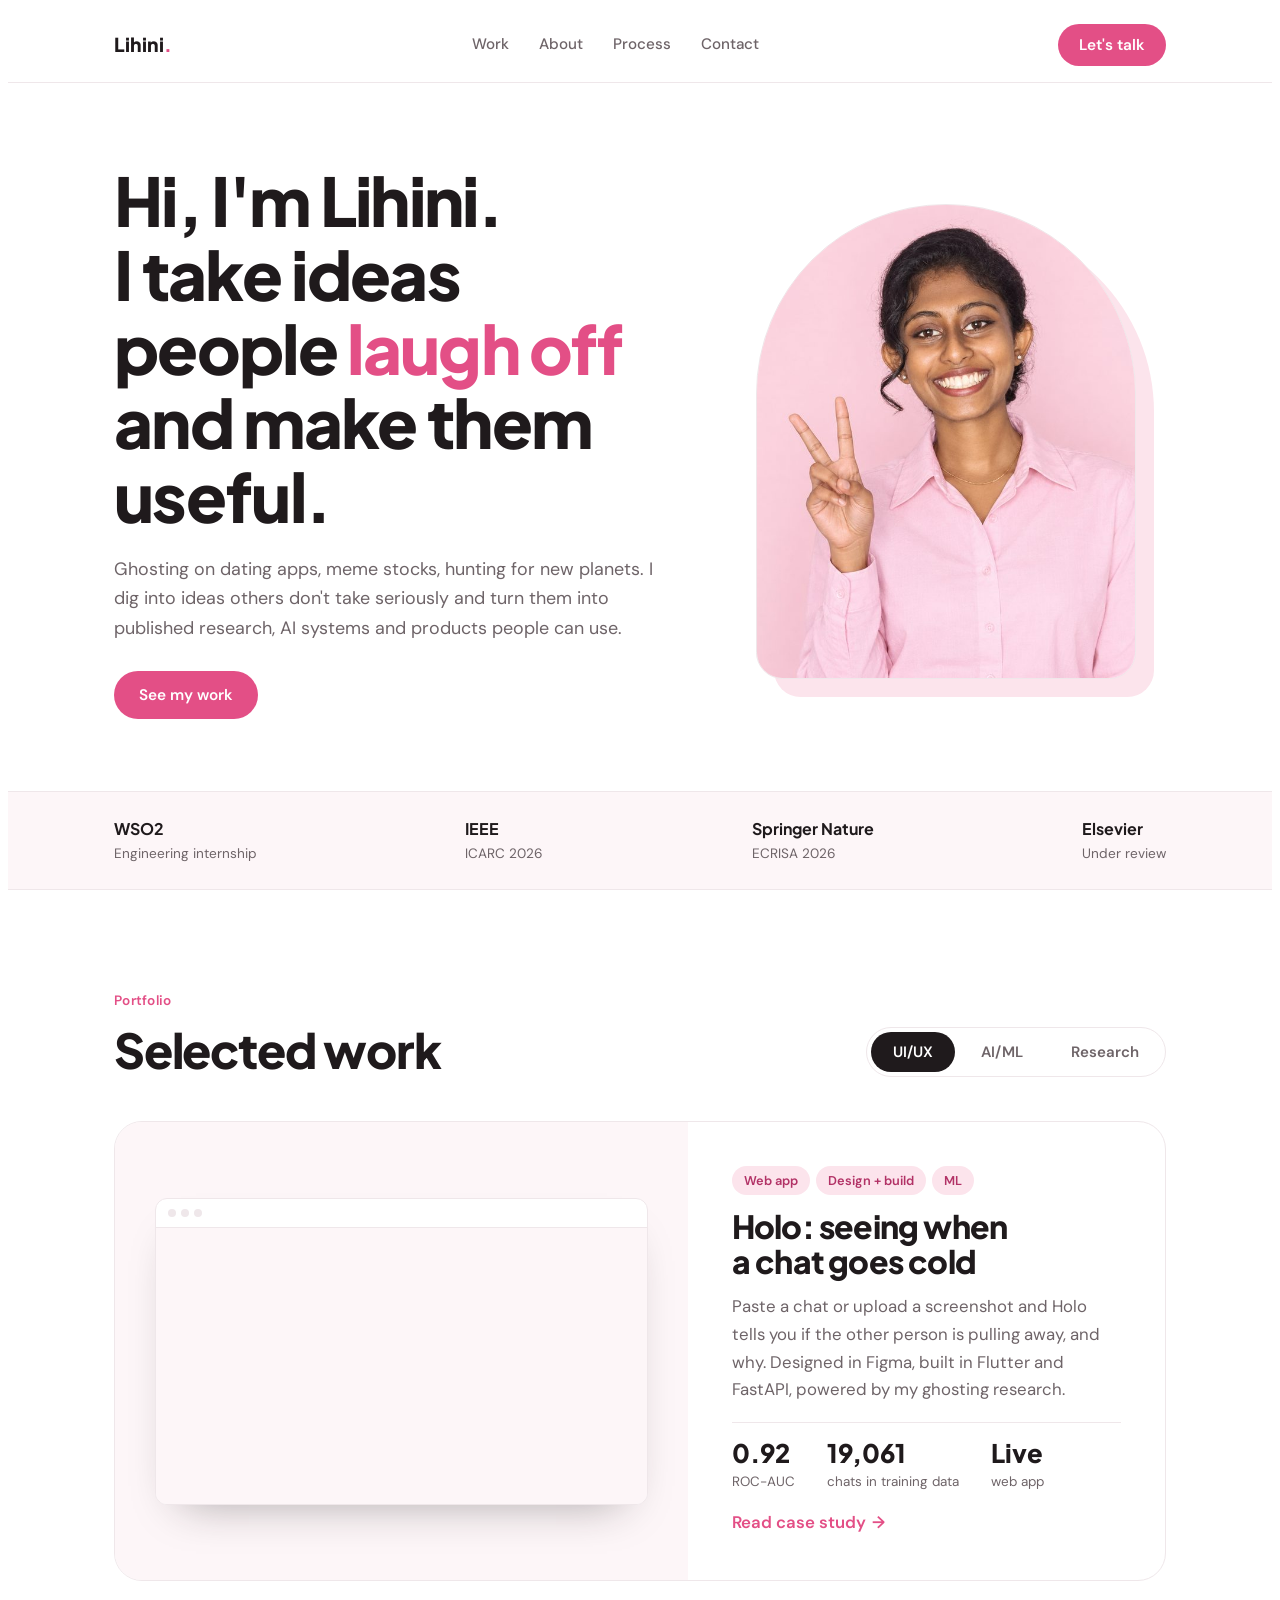
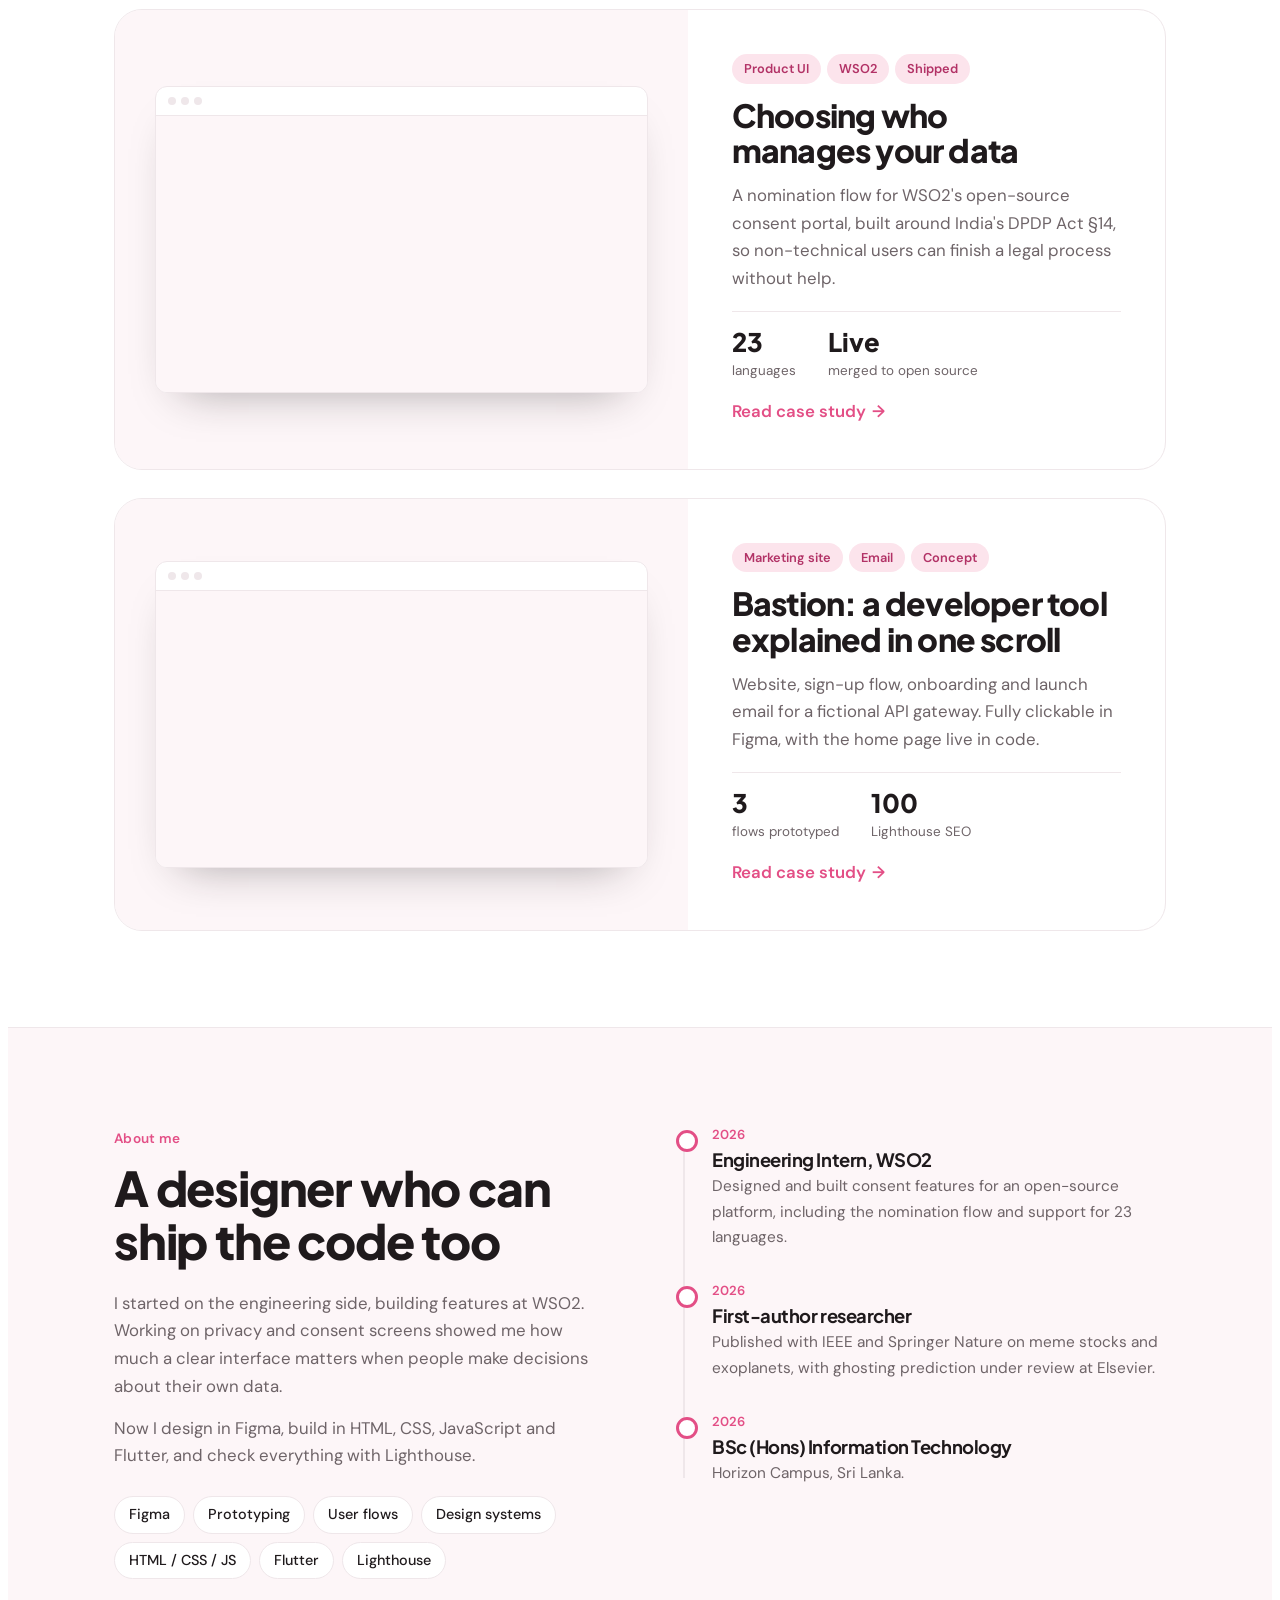
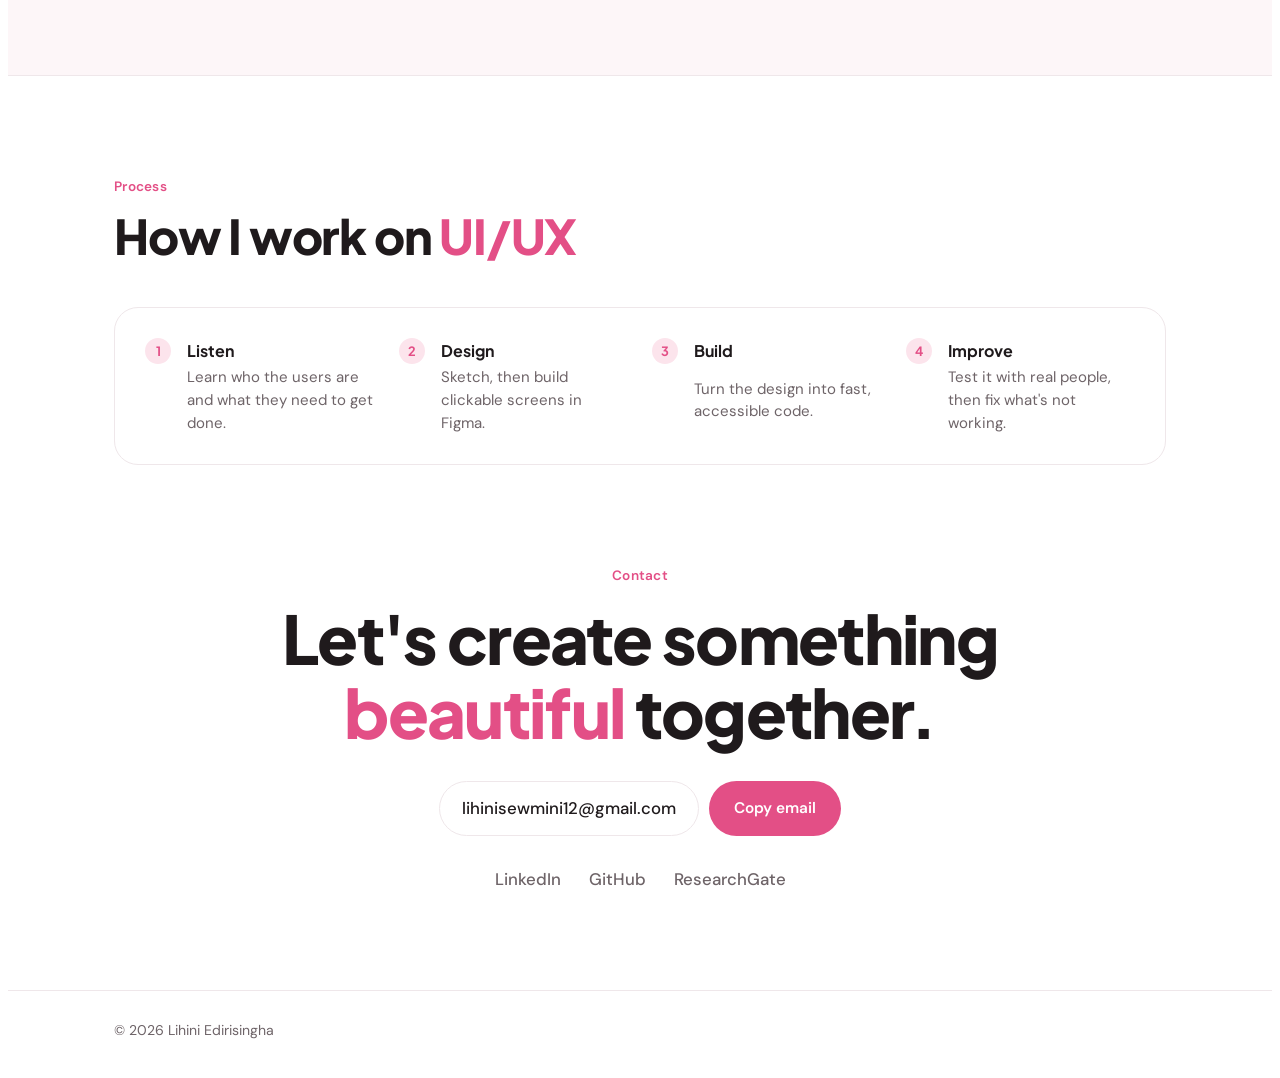
<file: index.html>
<!doctype html>
<html lang="en">
<head>
<meta charset="utf-8">
<meta name="viewport" content="width=device-width, initial-scale=1">
<title>Lihini Edirisingha | UI/UX, AI/ML and Research</title>
<meta name="description" content="Lihini Edirisingha takes ideas people laugh off and makes them useful, across UI/UX design, AI/ML and published research.">
<meta property="og:title" content="Lihini Edirisingha | UI/UX, AI/ML and Research">
<meta property="og:description" content="Portfolio of Lihini Edirisingha: UI/UX design, AI/ML projects and published research.">
<meta property="og:image" content="images/photo.jpg">
<script type="application/ld+json">
{"@context":"https://schema.org","@type":"Person","name":"Lihini Edirisingha","jobTitle":"UI/UX Designer","address":{"@type":"PostalAddress","addressLocality":"Colombo","addressCountry":"LK"},"sameAs":["https://www.linkedin.com/in/lihini-edirisingha-a54799202","https://github.com/Lihini0202","https://www.researchgate.net/profile/Lihini-Edirisingha-4"]}
</script>

<link rel="preconnect" href="https://fonts.googleapis.com">
<link rel="preconnect" href="https://fonts.gstatic.com" crossorigin>
<link href="https://fonts.googleapis.com/css2?family=Plus+Jakarta+Sans:wght@500;600;700;800&family=DM+Sans:opsz,wght@9..40,400;9..40,500;9..40,600&display=swap" rel="stylesheet">
<style>
  /* Layout: clean white page, pink used only as an accent; hero with photo, tabbed work, about with timeline. Light theme only. */
  :root {
    color-scheme: light;
    --bg: #FFFFFF;
    --soft: #FDF6F8;
    --pink: #E34F86;
    --pink-light: #FCE4EC;
    --ink: #1F1A1C;
    --muted: #6E6468;
    --line: #EFE7EA;
    --font-display: "Plus Jakarta Sans", "Helvetica Neue", Arial, sans-serif;
    --font-body: "DM Sans", "Helvetica Neue", Arial, sans-serif;
    --wrap: 1100px;
  }
  * { box-sizing: border-box; }
  [hidden] { display: none !important; }
  body { background: var(--bg); color: var(--ink); font-family: var(--font-body); font-size: 1.05rem; line-height: 1.65; -webkit-font-smoothing: antialiased; }
  .wrap { max-width: var(--wrap); margin: 0 auto; padding-inline: 24px; }
  h1, h2, h3 { font-family: var(--font-display); letter-spacing: -0.025em; line-height: 1.1; margin: 0; text-wrap: balance; }
  p { margin: 0; }
  a { color: inherit; }
  :focus-visible { outline: 3px solid var(--pink); outline-offset: 3px; border-radius: 8px; }
  .kicker { display: inline-flex; align-items: center; gap: 8px; font-size: .85rem; font-weight: 600; color: var(--pink); letter-spacing: .02em; }

  .btn { display: inline-flex; align-items: center; gap: 8px; padding: 13px 24px; border-radius: 999px; font: 600 .96rem var(--font-body); text-decoration: none; border: 1.5px solid transparent; cursor: pointer; transition: background .2s, color .2s, border-color .2s; }
  .btn-pink { background: var(--pink); color: #fff; }
  .btn-pink:hover { background: #C93A70; }
  .btn-line { border-color: var(--line); color: var(--ink); background: #fff; }
  .btn-line:hover { border-color: var(--ink); }

  /* Nav */
  .nav { position: sticky; top: env(safe-area-inset-top, 0px); z-index: 20; background: rgba(255,255,255,.9); backdrop-filter: blur(12px); -webkit-backdrop-filter: blur(12px); border-bottom: 1px solid var(--line); }
  .nav .wrap { display: flex; align-items: center; justify-content: space-between; gap: 16px; padding-block: 16px; }
  .logo { font-family: var(--font-display); font-weight: 800; font-size: 1.2rem; text-decoration: none; }
  .logo span { color: var(--pink); }
  .nav ul { display: flex; gap: 30px; list-style: none; margin: 0; padding: 0; font-size: .95rem; font-weight: 500; }
  .nav ul a { text-decoration: none; color: var(--muted); }
  .nav ul a:hover { color: var(--ink); }
  .nav .btn { padding: 10px 20px; }

  /* Hero */
  .hero { padding-block: 80px 72px; }
  .hero .wrap { display: grid; grid-template-columns: 1.25fr 1fr; gap: 64px; align-items: center; }
  .hero-text { min-width: 0; display: grid; gap: 22px; }
  .hero h1 { font-size: clamp(2.5rem, 5.6vw, 4.2rem); font-weight: 800; }
  .hero h1 span { color: var(--pink); }
  .story { color: var(--muted); font-size: 1.12rem; max-width: 46ch; }
  .hero .intro { color: var(--muted); font-size: 1.15rem; max-width: 46ch; }
  .actions { display: flex; flex-wrap: wrap; gap: 12px; margin-top: 6px; }
  .avail { display: inline-flex; align-items: center; gap: 10px; font-size: .9rem; color: var(--muted); }
  .avail i { width: 8px; height: 8px; border-radius: 50%; background: #2DB37A; box-shadow: 0 0 0 4px #DDF4EA; }

  .photo-wrap { position: relative; justify-self: center; width: 100%; max-width: 380px; }
  .photo-wrap::before { content: ""; position: absolute; inset: 18px -18px -18px 18px; border-radius: 200px 200px 28px 28px; background: var(--pink-light); }
  .photo { position: relative; aspect-ratio: 4 / 5; max-width: 100%; border-radius: 200px 200px 28px 28px; background: var(--soft); border: 1px solid var(--line); display: grid; place-items: center; overflow: hidden; }
  .photo svg { width: 60%; height: auto; }
  .photo small { position: absolute; bottom: 16px; font-size: .8rem; color: var(--muted); }
  /* Logos strip */
  .strip { border-block: 1px solid var(--line); background: var(--soft); }
  .strip .wrap { display: flex; flex-wrap: wrap; justify-content: space-between; gap: 14px 32px; padding-block: 24px; }
  .strip div { display: grid; }
  .strip b { font-family: var(--font-display); font-size: 1rem; }
  .strip span { font-size: .85rem; color: var(--muted); }

  /* Sections */
  section { padding-block: 96px; }
  .head { display: flex; justify-content: space-between; align-items: end; flex-wrap: wrap; gap: 24px; margin-bottom: 44px; }
  .head h2 { font-size: clamp(2rem, 4.2vw, 3rem); font-weight: 800; margin-top: 10px; }

  .tabs { display: inline-flex; gap: 4px; padding: 4px; border: 1px solid var(--line); border-radius: 999px; background: #fff; }
  .tab { font: 600 .94rem var(--font-body); color: var(--muted); background: none; border: 0; padding: 10px 22px; border-radius: 999px; cursor: pointer; transition: background .2s, color .2s; }
  .tab[aria-selected="true"] { background: var(--ink); color: #fff; }
  .tab:not([aria-selected="true"]):hover { color: var(--ink); }

  /* Projects */
  .projects { display: grid; gap: 28px; }
  .project { display: grid; grid-template-columns: 1.2fr 1fr; gap: 0; border: 1px solid var(--line); border-radius: 28px; overflow: hidden; text-decoration: none; background: #fff; transition: box-shadow .25s, transform .25s; }
  .project:hover { transform: translateY(-3px); box-shadow: 0 28px 50px -32px rgba(227,79,134,.45); }
  .shot { background: var(--soft); padding: 40px; display: grid; place-items: center; min-height: 340px; position: relative; }
  .shot .tag { position: absolute; top: 16px; left: 16px; font-size: .75rem; color: var(--muted); background: #fff; border: 1px solid var(--line); padding: 3px 10px; border-radius: 999px; }
  .info { padding: 44px; display: grid; gap: 14px; align-content: center; min-width: 0; }
  .chips { display: flex; flex-wrap: wrap; gap: 6px; }
  .chip { font-size: .8rem; font-weight: 600; padding: 4px 12px; border-radius: 999px; background: var(--pink-light); color: #B23266; }
  .info h3 { font-size: clamp(1.5rem, 2.6vw, 2rem); font-weight: 800; }
  .info p { color: var(--muted); }
  .metrics { display: flex; gap: 32px; flex-wrap: wrap; border-top: 1px solid var(--line); padding-top: 16px; margin-top: 4px; }
  .metrics b { display: block; font-family: var(--font-display); font-size: 1.6rem; font-weight: 800; line-height: 1.1; }
  .metrics span { font-size: .84rem; color: var(--muted); }
  .read { font-weight: 600; color: var(--pink); display: inline-flex; gap: 6px; align-items: center; }
  .read i { font-style: normal; transition: transform .2s; }
  .project:hover .read i { transform: translateX(4px); }

  /* Project previews: real screen recordings in a browser frame */
  .browser { width: 100%; background: #fff; border-radius: 12px; overflow: hidden; box-shadow: 0 22px 44px -26px rgba(31,26,28,.4); border: 1px solid var(--line); }
  .bar { display: flex; gap: 5px; padding: 10px 12px; border-bottom: 1px solid var(--line); }
  .bar i { width: 8px; height: 8px; border-radius: 50%; background: var(--line); }
  .browser video { display: block; width: 100%; height: auto; aspect-ratio: 16 / 9; background: var(--soft); }

  /* AI/ML */
  .cards { display: grid; grid-template-columns: repeat(3, 1fr); gap: 20px; }
  .card { border: 1px solid var(--line); border-radius: 24px; padding: 30px; display: grid; gap: 12px; align-content: start; min-width: 0; transition: border-color .2s; }
  .card:hover { border-color: var(--pink); }
  .card h3 { font-size: 1.3rem; font-weight: 700; }
  .card p { color: var(--muted); font-size: .98rem; }
  .card a { font-weight: 600; color: var(--pink); text-decoration: none; }
  .card a:hover { text-decoration: underline; }
  .card .stats { display: flex; gap: 22px; flex-wrap: wrap; border-top: 1px solid var(--line); padding-top: 14px; }
  .card .stats b { display: block; font-family: var(--font-display); font-size: 1.35rem; font-weight: 800; line-height: 1.1; }
  .card .stats span { font-size: .8rem; color: var(--muted); }
  .card .stack { font-size: .85rem; color: var(--muted); }
  .card .links { display: flex; flex-wrap: wrap; gap: 6px 18px; margin-top: 4px; }

  /* Research */
  .papers { list-style: none; margin: 0; padding: 0; border-top: 1px solid var(--line); }
  .paper { display: grid; grid-template-columns: 90px 1fr auto; gap: 6px 28px; padding-block: 28px; border-bottom: 1px solid var(--line); align-items: start; }
  .year { font-family: var(--font-display); font-weight: 700; color: var(--muted); grid-row: span 2; }
  .paper h3 { font-size: 1.25rem; font-weight: 700; min-width: 0; }
  .paper p { color: var(--muted); grid-column: 2; }
  .badge { grid-column: 3; grid-row: 1 / span 2; font-size: .8rem; font-weight: 600; padding: 4px 12px; border-radius: 999px; border: 1px solid var(--line); color: var(--muted); white-space: nowrap; }
  .badge.pub { background: var(--pink); border-color: var(--pink); color: #fff; }
  .paper .venue { display: block; font-weight: 600; color: var(--ink); font-size: .92rem; margin-bottom: 4px; }
  .paper a { font-weight: 600; color: var(--pink); text-decoration: none; white-space: nowrap; }
  .paper a:hover { text-decoration: underline; }

  /* About */
  .about { background: var(--soft); border-block: 1px solid var(--line); }
  .about-grid { display: grid; grid-template-columns: 1fr 1fr; gap: 72px; align-items: start; }
  .about-grid > div { min-width: 0; }
  .about h2 { font-size: clamp(2rem, 4.2vw, 3rem); font-weight: 800; margin: 10px 0 22px; }
  .about p { color: var(--muted); max-width: 52ch; }
  .about p + p { margin-top: 14px; }
  .skills { display: flex; flex-wrap: wrap; gap: 8px; margin-top: 26px; }
  .skills span { background: #fff; border: 1px solid var(--line); border-radius: 999px; padding: 6px 14px; font-size: .9rem; font-weight: 500; }
  .timeline { list-style: none; margin: 0; padding: 0; position: relative; display: grid; gap: 30px; }
  .timeline::before { content: ""; position: absolute; left: 7px; top: 8px; bottom: 8px; width: 2px; background: var(--line); }
  .timeline li { position: relative; padding-left: 36px; display: grid; gap: 4px; }
  .timeline li::before { content: ""; position: absolute; left: 0; top: 6px; width: 16px; height: 16px; border-radius: 50%; background: #fff; border: 3px solid var(--pink); }
  .timeline .when { font-size: .82rem; font-weight: 600; color: var(--pink); }
  .timeline h3 { font-size: 1.15rem; font-weight: 700; }
  .timeline p { font-size: .96rem; }

  /* Process */
  .process { display: grid; grid-template-columns: repeat(3, 1fr); gap: 20px; }
  .step { border: 1px solid var(--line); border-radius: 24px; padding: 30px; display: grid; gap: 10px; align-content: start; }
  .process { grid-template-columns: 1fr; }
  .step h3 { display: none; }
  .area-name { color: var(--pink); }
  .flow { list-style: none; margin: 0; padding: 0; display: grid; grid-template-columns: repeat(4, 1fr); gap: 24px; counter-reset: f; }
  .flow li { counter-increment: f; display: grid; grid-template-columns: 30px 1fr; gap: 2px 12px; }
  .flow li::before { content: counter(f); grid-row: span 2; width: 26px; height: 26px; border-radius: 50%; background: var(--pink-light); color: var(--pink); font: 700 .8rem var(--font-display); display: grid; place-items: center; }
  .flow b { font-family: var(--font-display); font-size: 1rem; }
  .flow span { color: var(--muted); font-size: .94rem; line-height: 1.5; }

  /* Contact */
  .contact { text-align: center; }
  .contact h2 { font-size: clamp(2.4rem, 6vw, 4.2rem); font-weight: 800; margin: 12px auto 0; max-width: 16ch; }
  .contact h2 span { color: var(--pink); }
  .contact .intro { color: var(--muted); margin: 18px auto 0; max-width: 46ch; font-size: 1.1rem; }
  .email-row { display: flex; flex-wrap: wrap; justify-content: center; gap: 10px; margin-top: 32px; }
  .email { padding: 13px 22px; border: 1.5px solid var(--line); border-radius: 999px; user-select: all; overflow-wrap: anywhere; font-weight: 500; }
  .socials { display: flex; justify-content: center; flex-wrap: wrap; gap: 28px; margin-top: 30px; }
  .socials a { color: var(--muted); font-weight: 500; text-decoration: none; }
  .socials a:hover { color: var(--pink); }

  footer { border-top: 1px solid var(--line); }
  footer .wrap { display: flex; justify-content: space-between; flex-wrap: wrap; gap: 10px; padding-block: 28px; color: var(--muted); font-size: .88rem; }

  @media (max-width: 900px) {
    .nav ul { display: none; }
    .hero .wrap, .about-grid { grid-template-columns: 1fr; gap: 56px; }
    .photo-wrap { max-width: 320px; }
    .flow { grid-template-columns: 1fr 1fr; }
    .project { grid-template-columns: 1fr; }
    .shot { min-height: 280px; }
    .cards, .process { grid-template-columns: 1fr; }
  }
  @media (max-width: 600px) {
    .wrap { padding-inline: 16px; }
    section { padding-block: 64px; }
    .hero { padding-block: 48px 56px; }
    .info, .shot { padding: 28px; }
    .tabs { width: 100%; }
    .tab { flex: 1; padding: 10px 6px; }
    .paper { grid-template-columns: 1fr; }
    .year, .paper p, .badge { grid-column: 1; grid-row: auto; }
    .badge { justify-self: start; }
    .nav .btn { display: none; }
  }
  @media (prefers-reduced-motion: reduce) { * { transition: none !important; } .project:hover { transform: none; } }

  .photo img { position: absolute; inset: 0; width: 100%; height: 100%; object-fit: cover; object-position: 55% 30%; }
</style>
</head>
<body>
<nav class="nav" aria-label="Main">
  <div class="wrap">
    <a href="#top" class="logo">Lihini<span>.</span></a>
    <ul>
      <li><a href="#work">Work</a></li>
      <li><a href="#about">About</a></li>
      <li><a href="#process">Process</a></li>
      <li><a href="#contact">Contact</a></li>
    </ul>
    <a href="#contact" class="btn btn-pink">Let's talk</a>
  </div>
</nav>

<header class="hero" id="top">
  <div class="wrap">
    <div class="hero-text">
      <h1>Hi, I'm Lihini.<br>I take ideas people <span>laugh off</span> and make them useful.</h1>
      <p class="story">Ghosting on dating apps, meme stocks, hunting for new planets. I dig into ideas others don't take seriously and turn them into published research, AI systems and products people can use.</p>
      <div class="actions">
        <a href="#work" class="btn btn-pink">See my work</a>
      </div>
    </div>
    <div class="photo-wrap">
      <div class="photo">
        <img src="images/photo.jpg" alt="Lihini Edirisingha smiling and making a peace sign" width="800" height="800">
      </div>
    </div>
  </div>
</header>

<div class="strip">
  <div class="wrap">
    <div><b>WSO2</b><span>Engineering internship</span></div>
    <div><b>IEEE</b><span>ICARC 2026</span></div>
    <div><b>Springer Nature</b><span>ECRISA 2026</span></div>
    <div><b>Elsevier</b><span>Under review</span></div>
  </div>
</div>

<section id="work">
  <div class="wrap">
    <div class="head">
      <div><span class="kicker">Portfolio</span><h2>Selected work</h2></div>
      <div class="tabs" role="tablist" aria-label="Work categories">
        <button class="tab" role="tab" id="tab-design" aria-controls="panel-design" aria-selected="true">UI/UX</button>
        <button class="tab" role="tab" id="tab-ai" aria-controls="panel-ai" aria-selected="false">AI/ML</button>
        <button class="tab" role="tab" id="tab-research" aria-controls="panel-research" aria-selected="false">Research</button>
      </div>
    </div>

    <div class="projects" role="tabpanel" id="panel-design" aria-labelledby="tab-design">
      <a href="work/holo.html" class="project">
        <div class="shot">
          <div class="browser">
            <div class="bar"><i></i><i></i><i></i></div>
            <video muted loop playsinline preload="none" data-src="videos/GhostGuard-Holo.mp4" aria-label="Screen recording of the Holo app"></video>
          </div>
        </div>
        <div class="info">
          <div class="chips"><span class="chip">Web app</span><span class="chip">Design + build</span><span class="chip">ML</span></div>
          <h3>Holo: seeing when a chat goes cold</h3>
          <p>Paste a chat or upload a screenshot and Holo tells you if the other person is pulling away, and why. Designed in Figma, built in Flutter and FastAPI, powered by my ghosting research.</p>
          <div class="metrics">
            <div><b>0.92</b><span>ROC-AUC</span></div>
            <div><b>19,061</b><span>chats in training data</span></div>
            <div><b>Live</b><span>web app</span></div>
          </div>
          <span class="read">Read case study <i>→</i></span>
        </div>
      </a>

      <a href="work/nomination.html" class="project">
        <div class="shot">
          <div class="browser">
            <div class="bar"><i></i><i></i><i></i></div>
            <video muted loop playsinline preload="none" data-src="videos/Consent-Portal-Nominations.mp4" aria-label="Screen recording of the nomination flow"></video>
          </div>
        </div>
        <div class="info">
          <div class="chips"><span class="chip">Product UI</span><span class="chip">WSO2</span><span class="chip">Shipped</span></div>
          <h3>Choosing who manages your data</h3>
          <p>A nomination flow for WSO2's open-source consent portal, built around India's DPDP Act §14, so non-technical users can finish a legal process without help.</p>
          <div class="metrics">
            <div><b>23</b><span>languages</span></div>
            <div><b>Live</b><span>merged to open source</span></div>
          </div>
          <span class="read">Read case study <i>→</i></span>
        </div>
      </a>

      <a href="work/bastion.html" class="project">
        <div class="shot">
          <div class="browser">
            <div class="bar"><i></i><i></i><i></i></div>
            <video muted loop playsinline preload="none" data-src="videos/bastion-preview.mp4" aria-label="Screen recording of the Bastion site"></video>
          </div>
        </div>
        <div class="info">
          <div class="chips"><span class="chip">Marketing site</span><span class="chip">Email</span><span class="chip">Concept</span></div>
          <h3>Bastion: a developer tool explained in one scroll</h3>
          <p>Website, sign-up flow, onboarding and launch email for a fictional API gateway. Fully clickable in Figma, with the home page live in code.</p>
          <div class="metrics">
            <div><b>3</b><span>flows prototyped</span></div>
            <div><b>100</b><span>Lighthouse SEO</span></div>
          </div>
          <span class="read">Read case study <i>→</i></span>
        </div>
      </a>
    </div>

    <div class="cards" role="tabpanel" id="panel-ai" aria-labelledby="tab-ai" hidden>
      <article class="card">
        <div class="chips"><span class="chip">Applied ML</span><span class="chip">Full stack</span></div>
        <h3>Holo</h3>
        <p>A logistic regression model that reads three signals in a chat (relative message length, return questions, reply rhythm) and sorts it into a ghosting-risk band. I chose it over gradient boosting because boosting ranked a clearly cold chat below a mildly cold one, and CI now checks that ordering on all 20 input combinations.</p>
        <div class="stats">
          <div><b>0.9154</b><span>held-out ROC-AUC</span></div>
          <div><b>91.9%</b><span>ghosted in top band</span></div>
        </div>
        <p class="stack">scikit-learn · FastAPI · Celery · Supabase · Flutter</p>
        <div class="links">
          <a href="https://github.com/Lihini0202/holoapp" target="_blank" rel="noopener">GitHub →</a>
          <a href="https://holo-tan.vercel.app/" target="_blank" rel="noopener">Live app →</a>
        </div>
      </article>
      <article class="card">
        <div class="chips"><span class="chip">LLM evaluation</span></div>
        <h3>AgentBench</h3>
        <p>A controlled test of five agent setups, from one LLM call to a four-role pipeline, on real SWE-bench bugs with the same model. The extra agents fixed no more bugs and cost up to 4.5× the tokens. Getting a fair result meant first finding twelve harness failures that looked like model failures.</p>
        <div class="stats">
          <div><b>5</b><span>topologies compared</span></div>
          <div><b>4.5×</b><span>tokens, no extra fixes</span></div>
        </div>
        <p class="stack">Python · SWE-bench · Gemini · pytest · Docker</p>
        <div class="links">
          <a href="https://github.com/Lihini0202/A-controlled-comparison-of-multi-agent-and-single-agent-topologies." target="_blank" rel="noopener">GitHub →</a>
        </div>
      </article>
      <article class="card">
        <div class="chips"><span class="chip">MLOps</span></div>
        <h3>Physio exercise classifier</h3>
        <p>Recognises which of 43 physiotherapy exercises a window of motion-sensor data shows, using 135 statistical and FFT features. Served in Streamlit, containerised with Docker, provisioned on Azure with Terraform, and gated by CI with tests and a Trivy security scan.</p>
        <div class="stats">
          <div><b>82.3%</b><span>test accuracy (XGBoost)</span></div>
          <div><b>100%</b><span>test coverage</span></div>
        </div>
        <p class="stack">XGBoost · Streamlit · Docker · Terraform · GitHub Actions</p>
        <div class="links">
          <a href="https://github.com/Lihini0202/physio-exercise-classifier" target="_blank" rel="noopener">GitHub →</a>
        </div>
      </article>
      <article class="card">
        <div class="chips"><span class="chip">Forecasting</span><span class="chip">Big data</span></div>
        <h3>Food demand forecasting</h3>
        <p>Forecasts weekly meal orders two weeks ahead for 77 kitchens and 51 meals, using only data that would be known at ordering time. Then it turns forecasts into orders: ordering at the 75th percentile instead of the average cut waste-plus-stockout cost by 37.9%.</p>
        <div class="stats">
          <div><b>28.3%</b><span>WAPE, down from 45.8%</span></div>
          <div><b>92.8%</b><span>fill rate, up from 83.2%</span></div>
        </div>
        <p class="stack">PySpark · LightGBM · statsmodels · pandas</p>
        <div class="links">
          <a href="https://github.com/Lihini0202/food-demand-forecasting" target="_blank" rel="noopener">GitHub →</a>
        </div>
      </article>
      <article class="card">
        <div class="chips"><span class="chip">Explainable AI</span><span class="chip">Research</span></div>
        <h3>Kepler exoplanet detection</h3>
        <p>Separates real planets from false alarms in NASA Kepler data, with XGBoost on catalogue features and a 1D CNN on raw light curves. SHAP and Grad-CAM show what each model looks at, in a Streamlit dashboard. The code behind my Springer Nature paper.</p>
        <div class="stats">
          <div><b>0.971</b><span>ROC-AUC (XGBoost)</span></div>
          <div><b>91.6%</b><span>test accuracy</span></div>
        </div>
        <p class="stack">XGBoost · TensorFlow · SHAP · Grad-CAM · Streamlit</p>
        <div class="links">
          <a href="https://github.com/Lihini0202/KeplerExoplanetProject1" target="_blank" rel="noopener">GitHub →</a>
        </div>
      </article>
      <article class="card">
        <div class="chips"><span class="chip">Dashboard</span><span class="chip">Research</span></div>
        <h3>Meme stock insights</h3>
        <p>An interactive dashboard for the meme stock project: sentiment against price change, trading signals, a meme image gallery, and the model's feature importance, confusion matrix and ROC curve. Visitors can also upload their own CSV for quick stats.</p>
        <p class="stack">Python · scikit-learn · Streamlit · Plotly · Docker</p>
        <div class="links">
          <a href="https://github.com/Lihini0202/meme-stock-insights" target="_blank" rel="noopener">GitHub →</a>
        </div>
      </article>
    </div>

    <ul class="papers" role="tabpanel" id="panel-research" aria-labelledby="tab-research" hidden>
      <li class="paper">
        <span class="year">2026</span>
        <h3>Predicting Ghosting Risk in Dating Apps</h3>
        <p><span class="venue">First author · Elsevier</span>Built a behavioural ML model from user interaction data, the core logic of the <a href="work/holo.html">Holo app</a>.</p>
        <span class="badge">Under review</span>
      </li>
      <li class="paper">
        <span class="year">2026</span>
        <h3>Multi-Modal Meme Stock Predictor</h3>
        <p><span class="venue">First author · ICARC 2026 (IEEE)</span>Multi-modal fusion system (ResNet-18, NLP) in PyTorch correlating social virality with market volatility. <a href="https://ieeexplore.ieee.org/document/11454013" target="_blank" rel="noopener">Read on IEEE Xplore →</a></p>
        <span class="badge pub">Published</span>
      </li>
      <li class="paper">
        <span class="year">2026</span>
        <h3>ML Approaches for Exoplanet Detection</h3>
        <p><span class="venue">First author · ECRISA 2026 (Springer Nature)</span>Compared XGBoost and CNNs on 5,087 Kepler objects, using Grad-CAM for model explainability. <a href="https://link.springer.com/chapter/10.1007/978-981-92-0423-6_1" target="_blank" rel="noopener">Read on Springer →</a></p>
        <span class="badge pub">Published</span>
      </li>
    </ul>
  </div>
</section>

<section class="about" id="about">
  <div class="wrap about-grid">
    <div>
      <span class="kicker">About me</span>
      <div data-area="tab-design">
        <h2>A designer who can ship the code too</h2>
        <p>I started on the engineering side, building features at WSO2. Working on privacy and consent screens showed me how much a clear interface matters when people make decisions about their own data.</p>
        <p>Now I design in Figma, build in HTML, CSS, JavaScript and Flutter, and check everything with Lighthouse.</p>
        <div class="skills">
          <span>Figma</span><span>Prototyping</span><span>User flows</span><span>Design systems</span><span>HTML / CSS / JS</span><span>Flutter</span><span>Lighthouse</span>
        </div>
      </div>
      <div data-area="tab-ai" hidden>
        <h2>An engineer who tests the model before trusting it</h2>
        <p>I like ML that has to work outside a notebook. For Holo I picked a simple model over a stronger-looking one because it kept risk in the right order, and I added a CI check so it stays that way.</p>
        <p>When I compared multi-agent and single-agent LLM setups, half the work was finding harness bugs that looked like model failures. I ship with tests, Docker and CI so the numbers can be trusted.</p>
        <div class="skills">
          <span>Python</span><span>scikit-learn</span><span>XGBoost</span><span>PyTorch</span><span>FastAPI</span><span>LLM evaluation</span><span>Docker</span><span>Terraform</span><span>GitHub Actions</span>
        </div>
      </div>
      <div data-area="tab-research" hidden>
        <h2>A researcher who starts with the odd question</h2>
        <p>Ghosting, meme stocks, exoplanets. I pick questions people find funny or far away, then study them carefully enough to publish.</p>
        <p>I'm first author on all three papers: two published with IEEE and Springer Nature, and one under review at Elsevier. I care about explaining why a model decides what it does, not just how accurate it is.</p>
        <div class="skills">
          <span>PyTorch</span><span>ResNet-18</span><span>NLP</span><span>CNNs</span><span>XGBoost</span><span>Grad-CAM</span><span>Explainable AI</span><span>Academic writing</span>
        </div>
      </div>
    </div>
    <ol class="timeline">
      <li>
        <span class="when">2026</span>
        <h3>Engineering Intern, WSO2</h3>
        <p>Designed and built consent features for an open-source platform, including the nomination flow and support for 23 languages.</p>
      </li>
      <li>
        <span class="when">2026</span>
        <h3>First-author researcher</h3>
        <p>Published with IEEE and Springer Nature on meme stocks and exoplanets, with ghosting prediction under review at Elsevier.</p>
      </li>
      <li>
        <span class="when">2026</span>
        <h3>BSc (Hons) Information Technology</h3>
        <p>Horizon Campus, Sri Lanka.</p>
      </li>
    </ol>
  </div>
</section>

<section id="process">
  <div class="wrap">
    <div class="head"><div><span class="kicker">Process</span><h2>How I work on <span class="area-name" id="area-name">UI/UX</span></h2></div></div>
    <div class="process">
      <div class="step" data-area="tab-design">
        <h3>UI/UX</h3>
        <ol class="flow">
          <li><b>Listen</b><span>Learn who the users are and what they need to get done.</span></li>
          <li><b>Design</b><span>Sketch, then build clickable screens in Figma.</span></li>
          <li><b>Build</b><span>Turn the design into fast, accessible code.</span></li>
          <li><b>Improve</b><span>Test it with real people, then fix what's not working.</span></li>
        </ol>
      </div>
      <div class="step" data-area="tab-ai" hidden>
        <h3>AI/ML</h3>
        <ol class="flow">
          <li><b>Define</b><span>Pick a real problem and decide how to measure success.</span></li>
          <li><b>Baseline</b><span>Start simple, so I know what "better" means.</span></li>
          <li><b>Experiment</b><span>Try models and setups, tracking accuracy and cost.</span></li>
          <li><b>Ship</b><span>Deploy what works, with tests and monitoring.</span></li>
        </ol>
      </div>
      <div class="step" data-area="tab-research" hidden>
        <h3>Research</h3>
        <ol class="flow">
          <li><b>Question</b><span>Start from something people actually struggle with.</span></li>
          <li><b>Read</b><span>Find what's already known and where the gap is.</span></li>
          <li><b>Study</b><span>Collect data, build a system, and test it fairly.</span></li>
          <li><b>Publish</b><span>Write it up clearly and share it for review.</span></li>
        </ol>
      </div>
    </div>
  </div>
</section>

<section class="contact" id="contact" style="padding-top:0">
  <div class="wrap">
    <span class="kicker">Contact</span>
    <h2>Let's create something <span>beautiful</span> together.</h2>
    <p class="intro"></p>
    <div class="email-row">
      <span class="email" id="email">lihinisewmini12@gmail.com</span>
      <button class="btn btn-pink" id="copy" type="button">Copy email</button>
    </div>
    <div class="socials">
      <a href="https://www.linkedin.com/in/lihini-edirisingha-a54799202" target="_blank" rel="noopener">LinkedIn</a>
      <a href="https://github.com/Lihini0202" target="_blank" rel="noopener">GitHub</a>
      <a href="https://www.researchgate.net/profile/Lihini-Edirisingha-4" target="_blank" rel="noopener">ResearchGate</a>
    </div>
  </div>
</section>

<footer>
  <div class="wrap">
    <span>© 2026 Lihini Edirisingha</span>
  </div>
</footer>

<script>
  (function () {
    var tabs = Array.prototype.slice.call(document.querySelectorAll('.tab'));
    var map = { design: 'tab-design', ai: 'tab-ai', research: 'tab-research' };
    function show(id) {
      tabs.forEach(function (t) {
        var on = t.id === id;
        t.setAttribute('aria-selected', on ? 'true' : 'false');
        t.tabIndex = on ? 0 : -1;
        document.getElementById(t.getAttribute('aria-controls')).hidden = !on;
        if (on) document.getElementById('area-name').textContent = t.textContent;
      });
      Array.prototype.forEach.call(document.querySelectorAll('[data-area]'), function (s) {
        s.hidden = s.getAttribute('data-area') !== id;
      });
    }
    tabs.forEach(function (t, i) {
      t.addEventListener('click', function () { show(t.id); });
      t.addEventListener('keydown', function (e) {
        if (e.key !== 'ArrowRight' && e.key !== 'ArrowLeft') return;
        var next = tabs[(i + (e.key === 'ArrowRight' ? 1 : tabs.length - 1)) % tabs.length];
        show(next.id); next.focus();
      });
    });
    var h = (location.hash || '').replace('#', '');
    if (map[h]) { show(map[h]); document.getElementById('work').scrollIntoView(); } else { show('tab-design'); }

    // Project videos load only when scrolled into view, and pause when out of view
    var vids = Array.prototype.slice.call(document.querySelectorAll('video[data-src]'));
    var still = window.matchMedia && window.matchMedia('(prefers-reduced-motion: reduce)').matches;
    function wake(v) {
      if (!v.src) { v.src = v.getAttribute('data-src'); v.preload = 'auto'; }
      if (still) { v.currentTime = 1; } else { var p = v.play(); if (p && p.catch) p.catch(function () {}); }
    }
    if ('IntersectionObserver' in window) {
      var io = new IntersectionObserver(function (entries) {
        entries.forEach(function (en) { if (en.isIntersecting) wake(en.target); else if (en.target.src) en.target.pause(); });
      }, { rootMargin: '200px 0px' });
      vids.forEach(function (v) { io.observe(v); });
    } else {
      vids.forEach(wake);
    }

    var btn = document.getElementById('copy');
    btn.addEventListener('click', function () {
      var el = document.getElementById('email');
      function done() { btn.textContent = 'Copied'; setTimeout(function () { btn.textContent = 'Copy email'; }, 1800); }
      function fallback() { var r = document.createRange(); r.selectNodeContents(el); var s = window.getSelection(); s.removeAllRanges(); s.addRange(r); }
      try { navigator.clipboard.writeText(el.textContent).then(done, fallback); } catch (e) { fallback(); }
    });
  })();
</script>
</body>
</html>
</file>
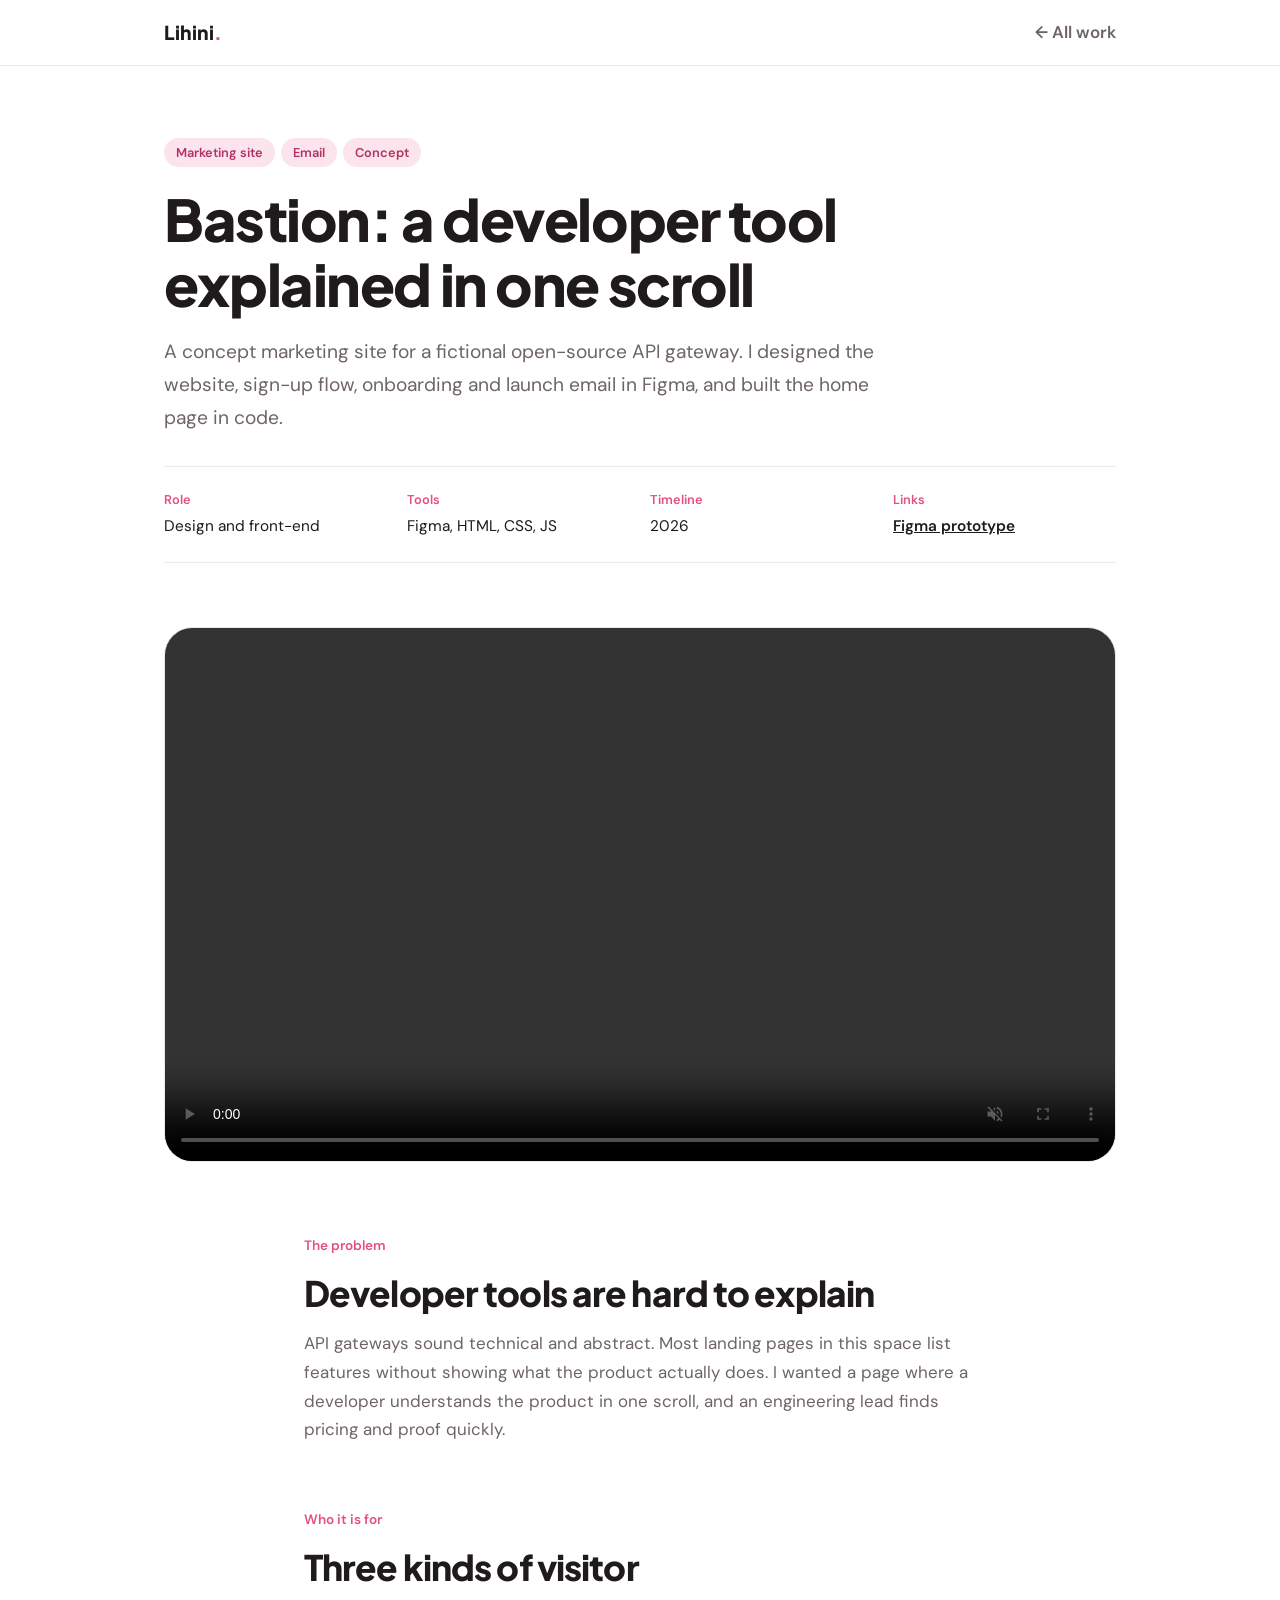
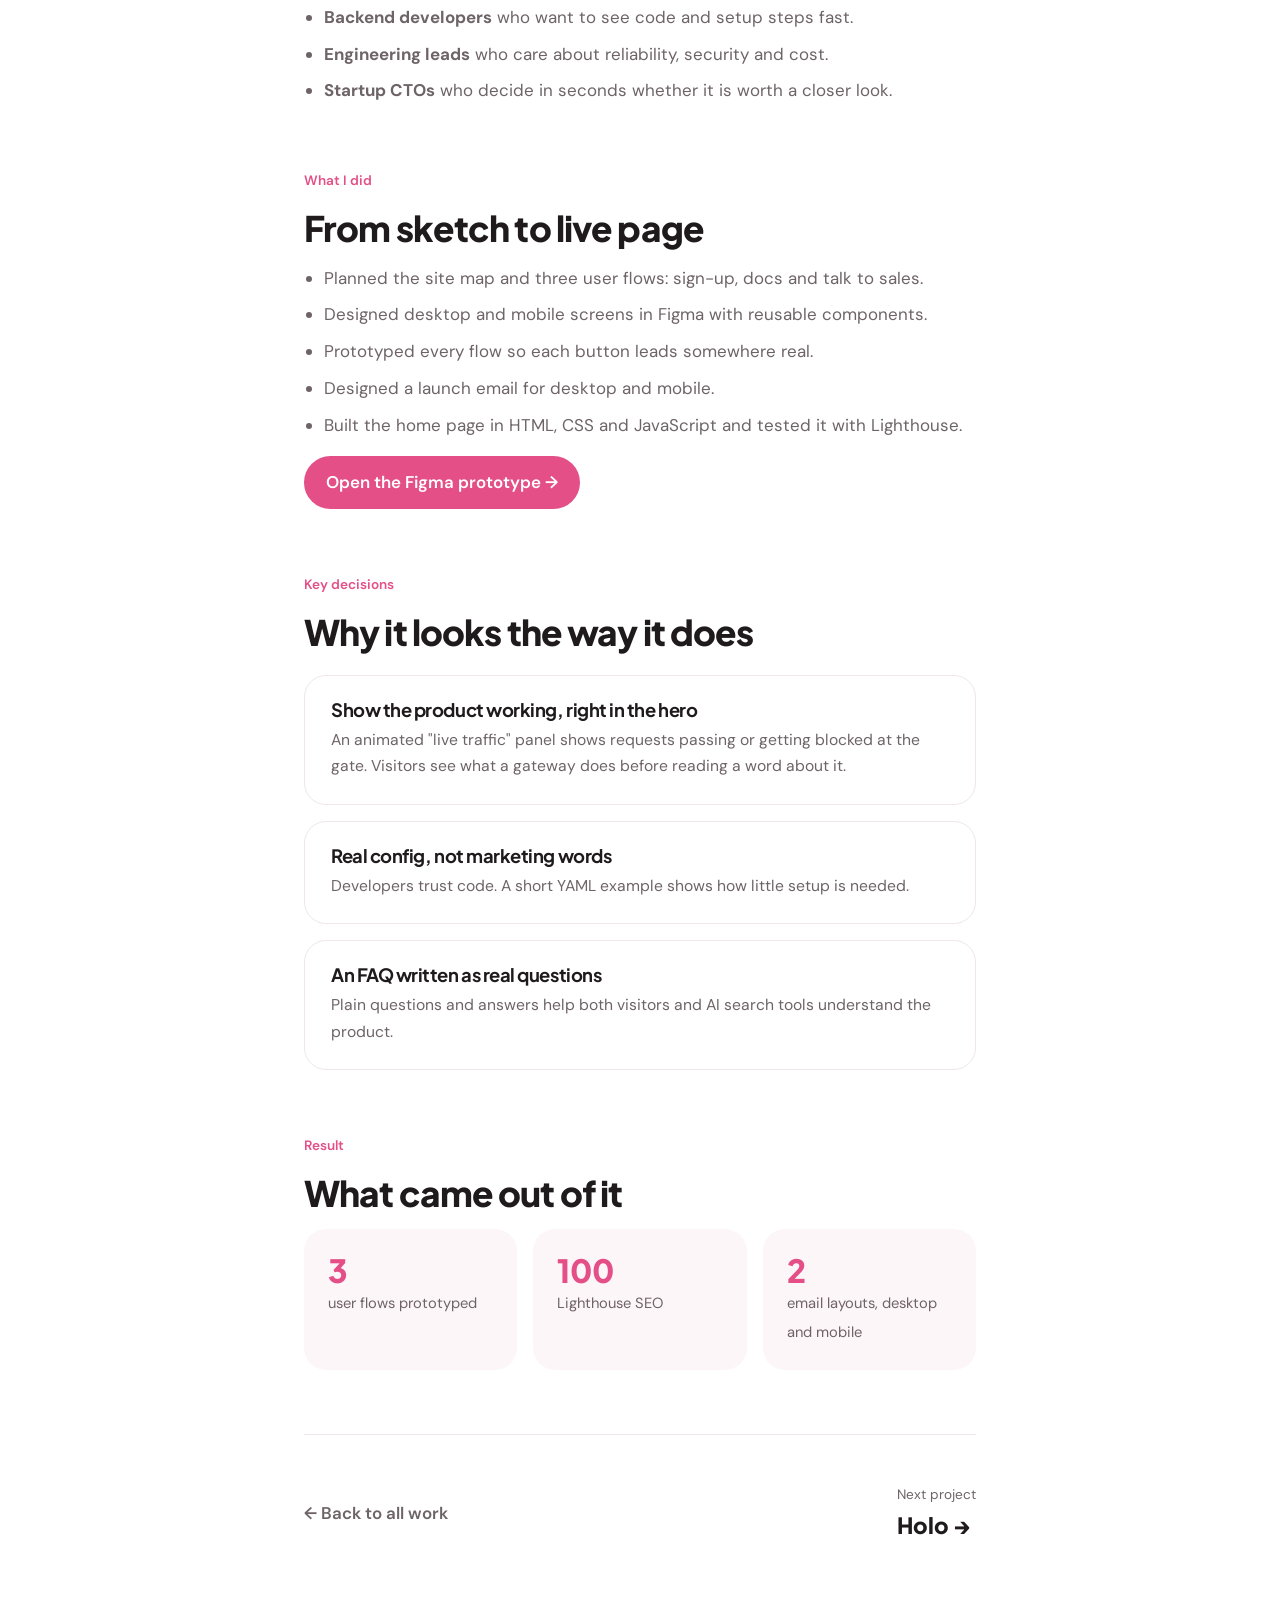
<file: work/bastion.html>
<!doctype html>
<html lang="en">
<head>
<meta charset="utf-8">
<meta name="viewport" content="width=device-width, initial-scale=1">
<title>Bastion | Lihini Edirisingha</title>
<meta name="description" content="Case study: marketing site, sign-up flow and email for Bastion, a fictional API gateway.">
<link rel="preconnect" href="https://fonts.googleapis.com">
<link rel="preconnect" href="https://fonts.gstatic.com" crossorigin>
<link href="https://fonts.googleapis.com/css2?family=Plus+Jakarta+Sans:wght@600;700;800&family=DM+Sans:opsz,wght@9..40,400;9..40,500;9..40,600&display=swap" rel="stylesheet">
<link rel="stylesheet" href="case.css">
</head>
<body>
<nav class="nav"><div class="wrap">
  <a href="../index.html" class="logo">Lihini<span>.</span></a>
  <a href="../index.html#work" class="back">← All work</a>
</div></nav>
<main>
<header class="wrap intro">
  <div class="chips"><span class="chip">Marketing site</span><span class="chip">Email</span><span class="chip">Concept</span></div>
  <h1>Bastion: a developer tool explained in one scroll</h1>
  <p class="lede">A concept marketing site for a fictional open-source API gateway. I designed the website, sign-up flow, onboarding and launch email in Figma, and built the home page in code.</p>
  <div class="meta">
    <div><b>Role</b><span>Design and front-end</span></div><div><b>Tools</b><span>Figma, HTML, CSS, JS</span></div><div><b>Timeline</b><span>2026</span></div><div><b>Links</b><span><a href="https://www.figma.com/proto/r9SN1vFEXNpGMEDaUYcz1g/Quayside-Marketing-site---email--concept-?node-id=49-25011&amp;p=f&amp;viewport=320%2C-13955%2C0.23&amp;t=yVh6L0WatwJhZ75O-1&amp;scaling=min-zoom&amp;content-scaling=fixed&amp;starting-point-node-id=49%3A25011&amp;show-proto-sidebar=1&amp;page-id=0%3A1" target="_blank" rel="noopener">Figma prototype</a></span></div>
  </div>
</header>
<div class="wrap"><div class="cover"><video src="../videos/bastion-preview.mp4" controls muted playsinline preload="metadata" aria-label="Walkthrough of the Bastion site"></video></div></div>
<section class="narrow block"><span class="label">The problem</span><h2>Developer tools are hard to explain</h2><p>API gateways sound technical and abstract. Most landing pages in this space list features without showing what the product actually does. I wanted a page where a developer understands the product in one scroll, and an engineering lead finds pricing and proof quickly.</p></section>
<section class="narrow block"><span class="label">Who it is for</span><h2>Three kinds of visitor</h2><ul><li><b>Backend developers</b> who want to see code and setup steps fast.</li><li><b>Engineering leads</b> who care about reliability, security and cost.</li><li><b>Startup CTOs</b> who decide in seconds whether it is worth a closer look.</li></ul></section>
<section class="narrow block"><span class="label">What I did</span><h2>From sketch to live page</h2><ul><li>Planned the site map and three user flows: sign-up, docs and talk to sales.</li><li>Designed desktop and mobile screens in Figma with reusable components.</li><li>Prototyped every flow so each button leads somewhere real.</li><li>Designed a launch email for desktop and mobile.</li><li>Built the home page in HTML, CSS and JavaScript and tested it with Lighthouse.</li></ul>
<a class="proto" href="https://www.figma.com/proto/r9SN1vFEXNpGMEDaUYcz1g/Quayside-Marketing-site---email--concept-?node-id=49-25011&amp;p=f&amp;viewport=320%2C-13955%2C0.23&amp;t=yVh6L0WatwJhZ75O-1&amp;scaling=min-zoom&amp;content-scaling=fixed&amp;starting-point-node-id=49%3A25011&amp;show-proto-sidebar=1&amp;page-id=0%3A1" target="_blank" rel="noopener">Open the Figma prototype →</a></section>
<section class="narrow block"><span class="label">Key decisions</span><h2>Why it looks the way it does</h2>
<div class="decisions"><div class="decision"><h3>Show the product working, right in the hero</h3><p>An animated "live traffic" panel shows requests passing or getting blocked at the gate. Visitors see what a gateway does before reading a word about it.</p></div><div class="decision"><h3>Real config, not marketing words</h3><p>Developers trust code. A short YAML example shows how little setup is needed.</p></div><div class="decision"><h3>An FAQ written as real questions</h3><p>Plain questions and answers help both visitors and AI search tools understand the product.</p></div></div>
</section>
<section class="narrow block"><span class="label">Result</span><h2>What came out of it</h2>
<div class="results"><div class="result"><b>3</b><span>user flows prototyped</span></div><div class="result"><b>100</b><span>Lighthouse SEO</span></div><div class="result"><b>2</b><span>email layouts, desktop and mobile</span></div></div>
</section>
<div class="narrow"><div class="next">
  <a href="../index.html#work" class="back">← Back to all work</a>
  <a href="holo.html"><small>Next project</small><span class="go">Holo →</span></a>
</div></div>

</main>
</body>
</html>
</file>
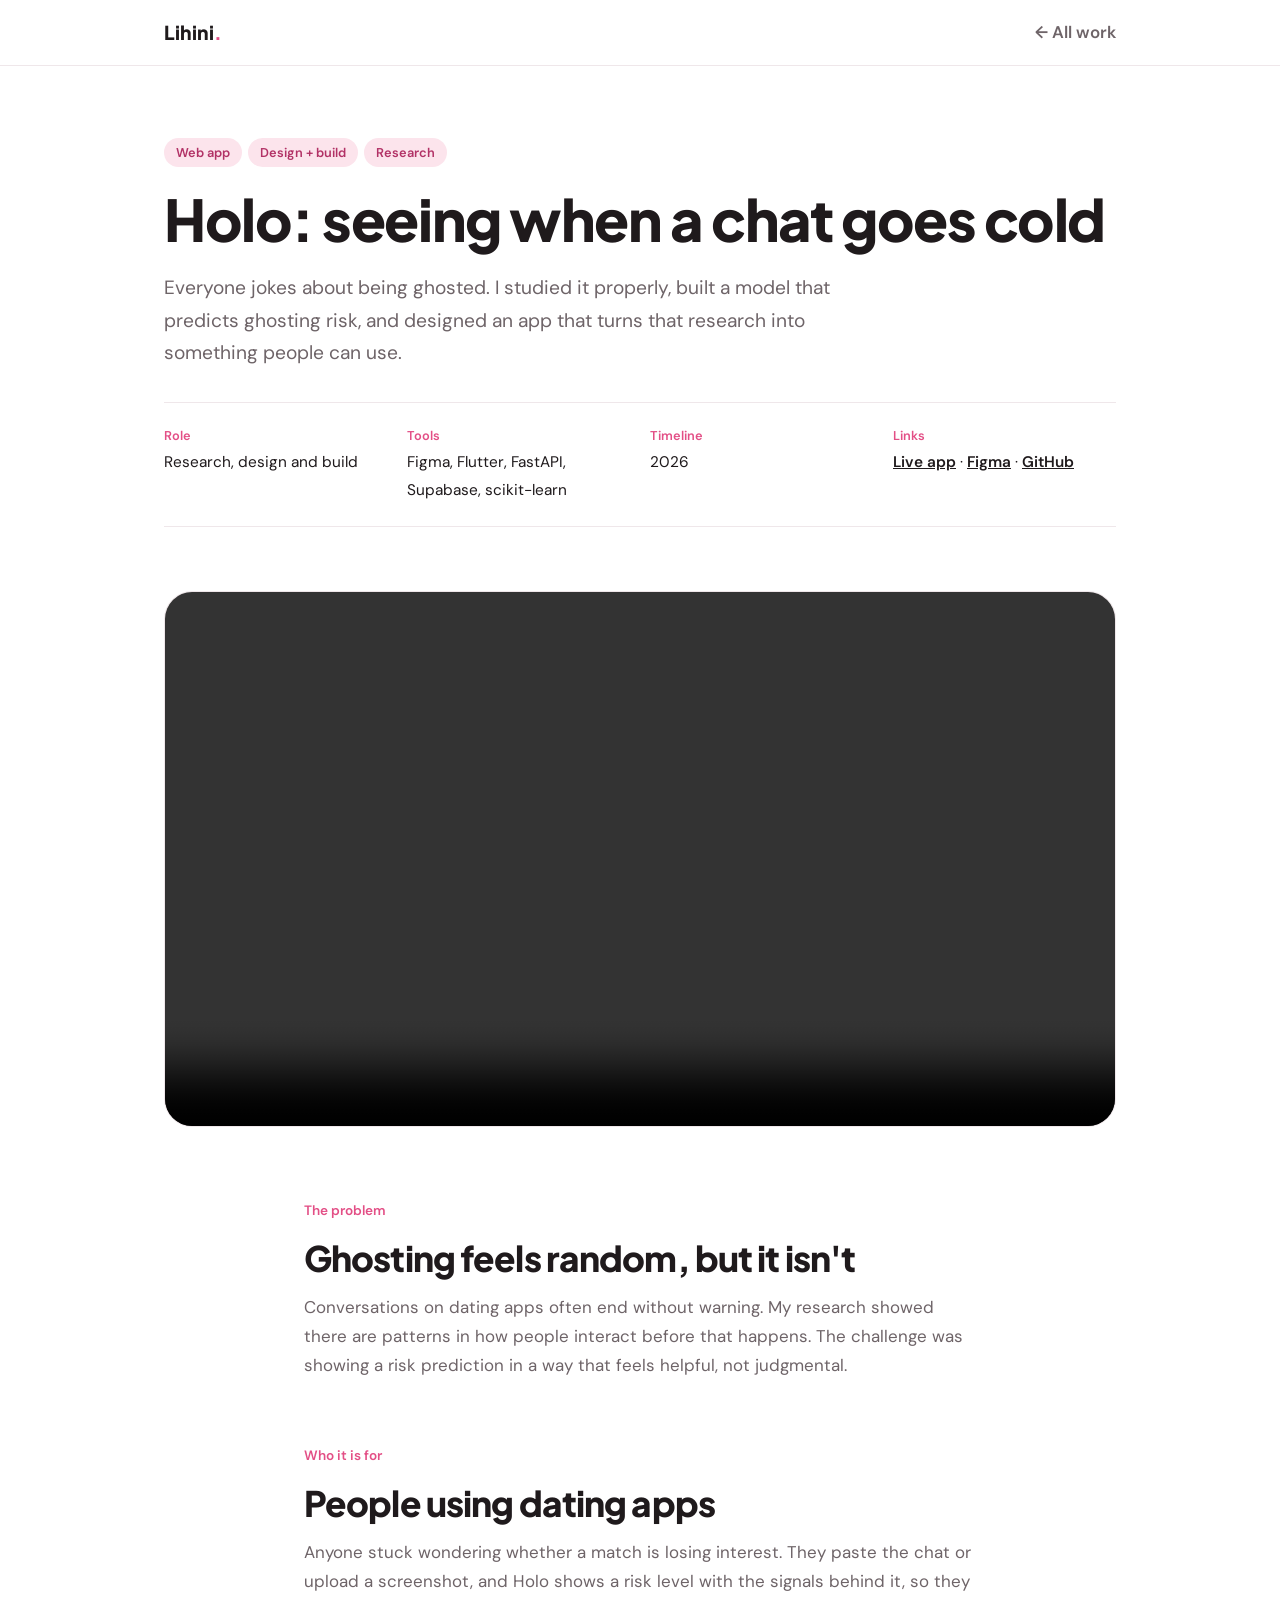
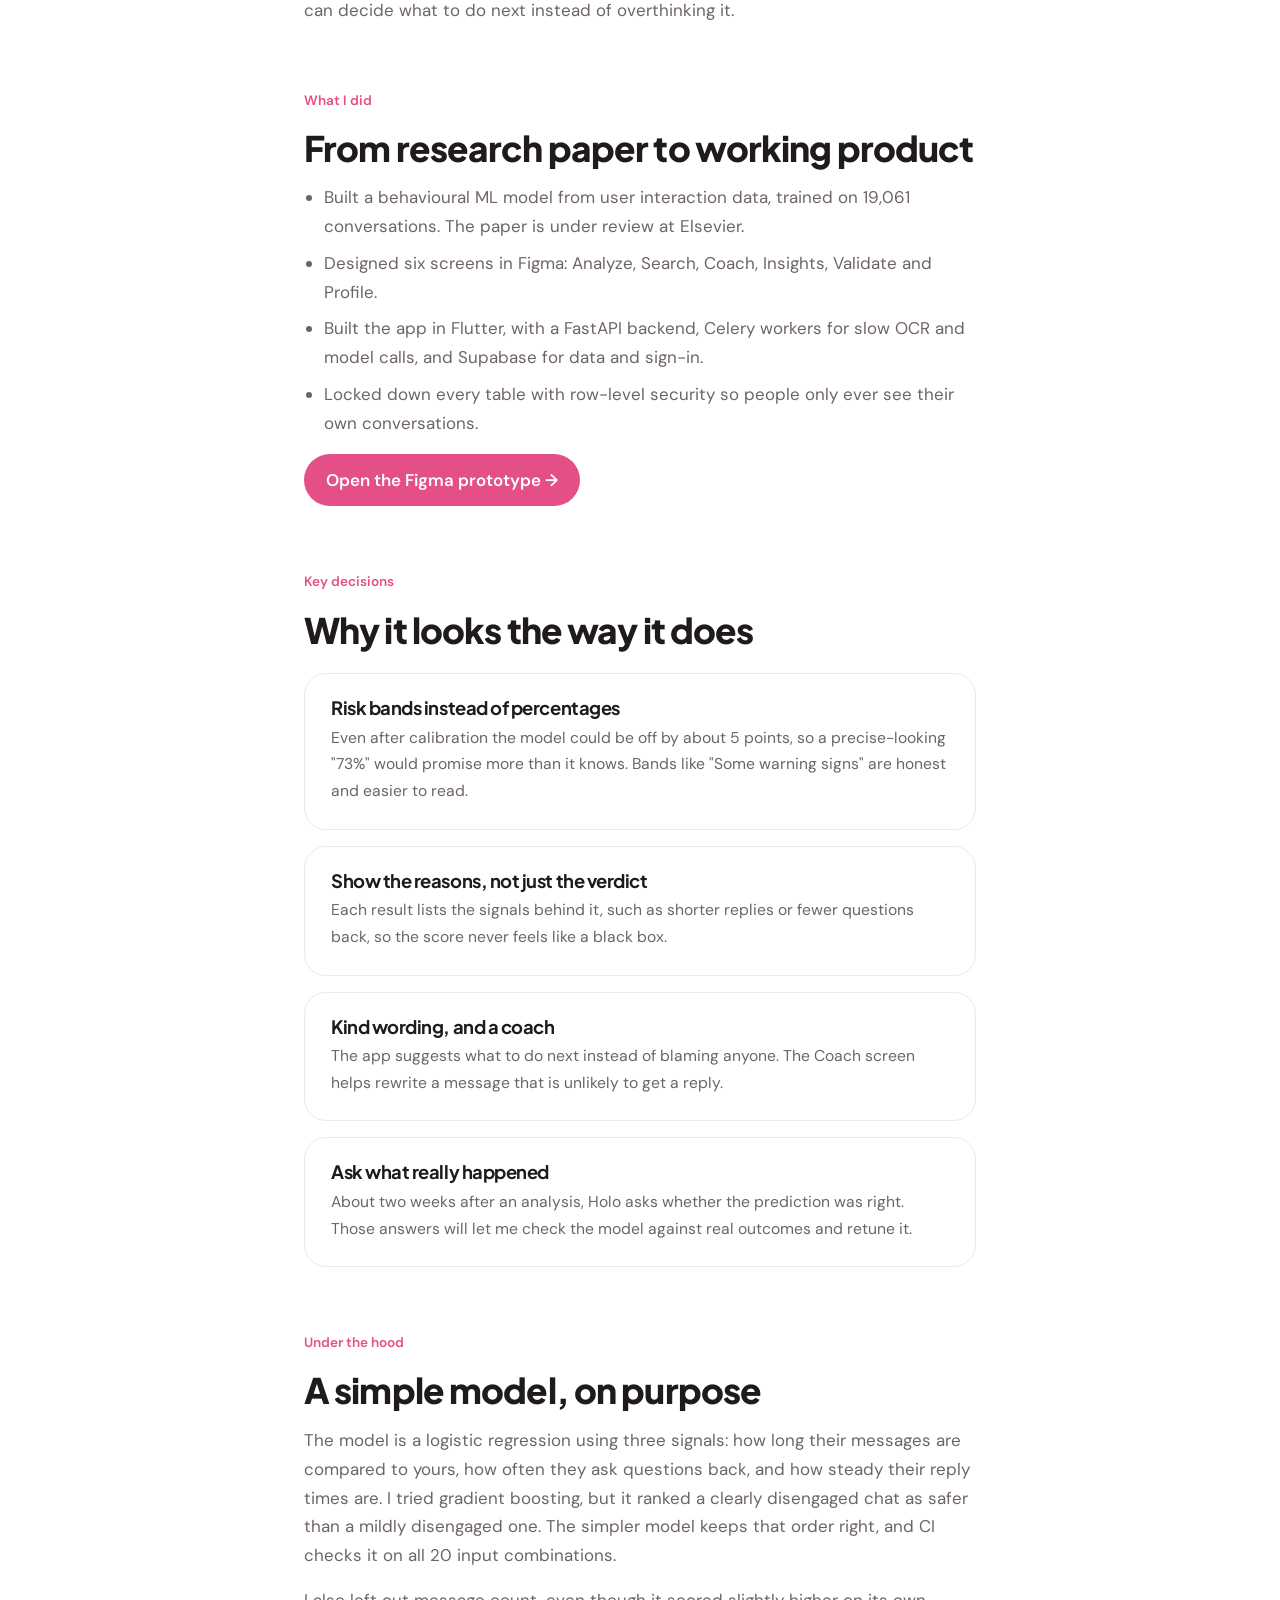
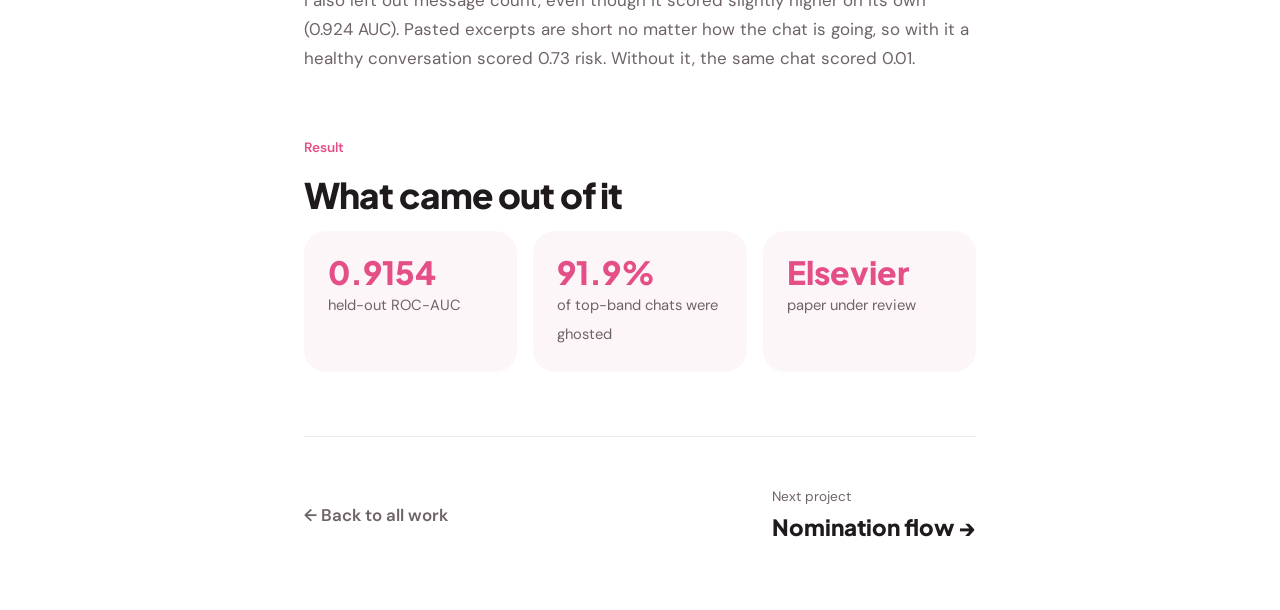
<file: work/holo.html>
<!doctype html>
<html lang="en">
<head>
<meta charset="utf-8">
<meta name="viewport" content="width=device-width, initial-scale=1">
<title>Holo | Lihini Edirisingha</title>
<meta name="description" content="Case study: Holo, an app that predicts ghosting risk, designed and built from research.">
<link rel="preconnect" href="https://fonts.googleapis.com">
<link rel="preconnect" href="https://fonts.gstatic.com" crossorigin>
<link href="https://fonts.googleapis.com/css2?family=Plus+Jakarta+Sans:wght@600;700;800&family=DM+Sans:opsz,wght@9..40,400;9..40,500;9..40,600&display=swap" rel="stylesheet">
<link rel="stylesheet" href="case.css">
</head>
<body>
<nav class="nav"><div class="wrap">
  <a href="../index.html" class="logo">Lihini<span>.</span></a>
  <a href="../index.html#work" class="back">← All work</a>
</div></nav>
<main>
<header class="wrap intro">
  <div class="chips"><span class="chip">Web app</span><span class="chip">Design + build</span><span class="chip">Research</span></div>
  <h1>Holo: seeing when a chat goes cold</h1>
  <p class="lede">Everyone jokes about being ghosted. I studied it properly, built a model that predicts ghosting risk, and designed an app that turns that research into something people can use.</p>
  <div class="meta">
    <div><b>Role</b><span>Research, design and build</span></div><div><b>Tools</b><span>Figma, Flutter, FastAPI, Supabase, scikit-learn</span></div><div><b>Timeline</b><span>2026</span></div><div><b>Links</b><span><a href="https://holo-tan.vercel.app/" target="_blank" rel="noopener">Live app</a> · <a href="https://www.figma.com/proto/r9SN1vFEXNpGMEDaUYcz1g/Quayside-Marketing-site---email--concept-?node-id=54-1693&amp;p=f&amp;viewport=45%2C129%2C0.26&amp;t=uRKegkw5os4ZkX9f-1&amp;scaling=min-zoom&amp;content-scaling=fixed&amp;starting-point-node-id=54%3A1593&amp;show-proto-sidebar=1&amp;page-id=44%3A25010" target="_blank" rel="noopener">Figma</a> · <a href="https://github.com/Lihini0202/holoapp" target="_blank" rel="noopener">GitHub</a></span></div>
  </div>
</header>
<div class="wrap"><div class="cover"><video src="../videos/GhostGuard-Holo.mp4" controls muted playsinline preload="metadata" aria-label="Walkthrough of the Holo app"></video></div></div>
<section class="narrow block"><span class="label">The problem</span><h2>Ghosting feels random, but it isn't</h2><p>Conversations on dating apps often end without warning. My research showed there are patterns in how people interact before that happens. The challenge was showing a risk prediction in a way that feels helpful, not judgmental.</p></section>
<section class="narrow block"><span class="label">Who it is for</span><h2>People using dating apps</h2><p>Anyone stuck wondering whether a match is losing interest. They paste the chat or upload a screenshot, and Holo shows a risk level with the signals behind it, so they can decide what to do next instead of overthinking it.</p></section>
<section class="narrow block"><span class="label">What I did</span><h2>From research paper to working product</h2><ul>
  <li>Built a behavioural ML model from user interaction data, trained on 19,061 conversations. The paper is under review at Elsevier.</li>
  <li>Designed six screens in Figma: Analyze, Search, Coach, Insights, Validate and Profile.</li>
  <li>Built the app in Flutter, with a FastAPI backend, Celery workers for slow OCR and model calls, and Supabase for data and sign-in.</li>
  <li>Locked down every table with row-level security so people only ever see their own conversations.</li>
</ul>
<a class="proto" href="https://www.figma.com/proto/r9SN1vFEXNpGMEDaUYcz1g/Quayside-Marketing-site---email--concept-?node-id=54-1693&amp;p=f&amp;viewport=45%2C129%2C0.26&amp;t=uRKegkw5os4ZkX9f-1&amp;scaling=min-zoom&amp;content-scaling=fixed&amp;starting-point-node-id=54%3A1593&amp;show-proto-sidebar=1&amp;page-id=44%3A25010" target="_blank" rel="noopener">Open the Figma prototype →</a>
</section>
<section class="narrow block"><span class="label">Key decisions</span><h2>Why it looks the way it does</h2>
<div class="decisions">
  <div class="decision"><h3>Risk bands instead of percentages</h3><p>Even after calibration the model could be off by about 5 points, so a precise-looking "73%" would promise more than it knows. Bands like "Some warning signs" are honest and easier to read.</p></div>
  <div class="decision"><h3>Show the reasons, not just the verdict</h3><p>Each result lists the signals behind it, such as shorter replies or fewer questions back, so the score never feels like a black box.</p></div>
  <div class="decision"><h3>Kind wording, and a coach</h3><p>The app suggests what to do next instead of blaming anyone. The Coach screen helps rewrite a message that is unlikely to get a reply.</p></div>
  <div class="decision"><h3>Ask what really happened</h3><p>About two weeks after an analysis, Holo asks whether the prediction was right. Those answers will let me check the model against real outcomes and retune it.</p></div>
</div>
</section>
<section class="narrow block"><span class="label">Under the hood</span><h2>A simple model, on purpose</h2>
<p>The model is a logistic regression using three signals: how long their messages are compared to yours, how often they ask questions back, and how steady their reply times are. I tried gradient boosting, but it ranked a clearly disengaged chat as safer than a mildly disengaged one. The simpler model keeps that order right, and CI checks it on all 20 input combinations.</p>
<p>I also left out message count, even though it scored slightly higher on its own (0.924 AUC). Pasted excerpts are short no matter how the chat is going, so with it a healthy conversation scored 0.73 risk. Without it, the same chat scored 0.01.</p>
</section>
<section class="narrow block"><span class="label">Result</span><h2>What came out of it</h2>
<div class="results"><div class="result"><b>0.9154</b><span>held-out ROC-AUC</span></div><div class="result"><b>91.9%</b><span>of top-band chats were ghosted</span></div><div class="result"><b>Elsevier</b><span>paper under review</span></div></div>
</section>
<div class="narrow"><div class="next">
  <a href="../index.html#work" class="back">← Back to all work</a>
  <a href="nomination.html"><small>Next project</small><span class="go">Nomination flow →</span></a>
</div></div>

</main>
</body>
</html>
</file>
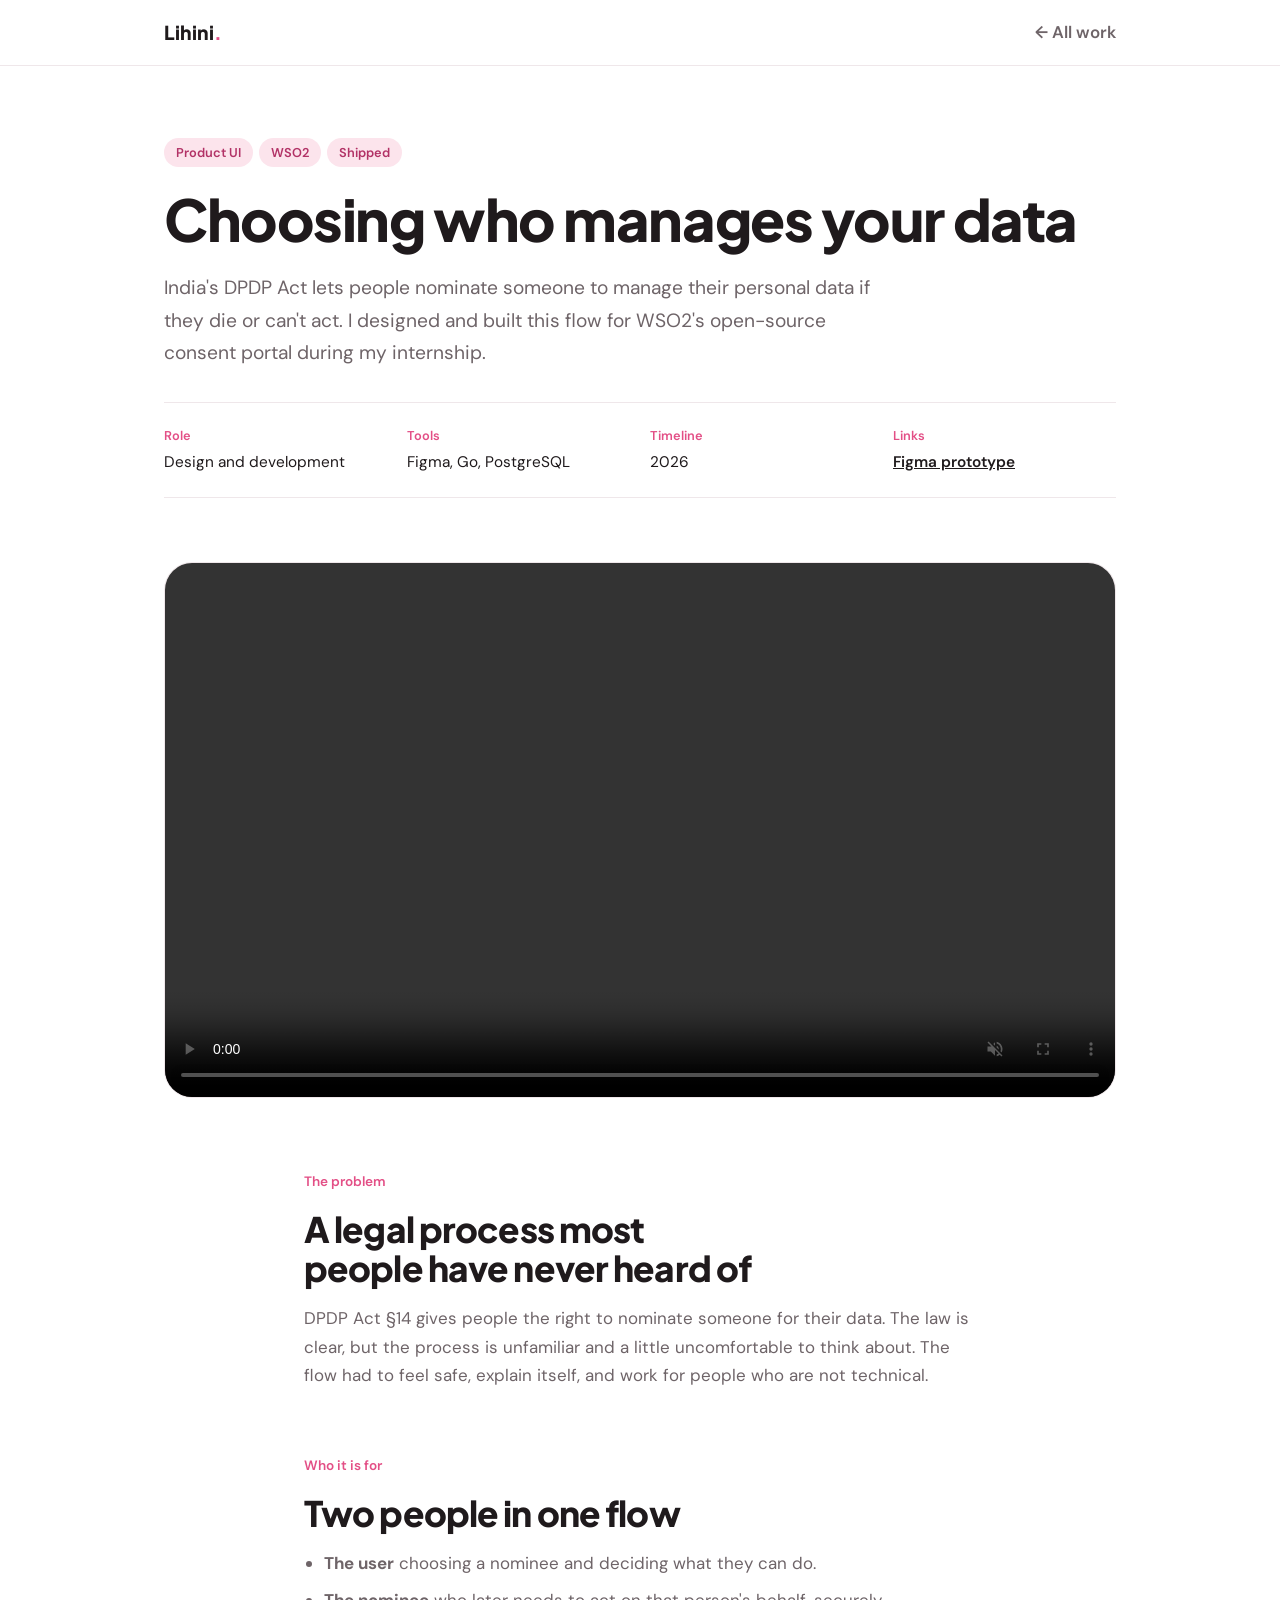
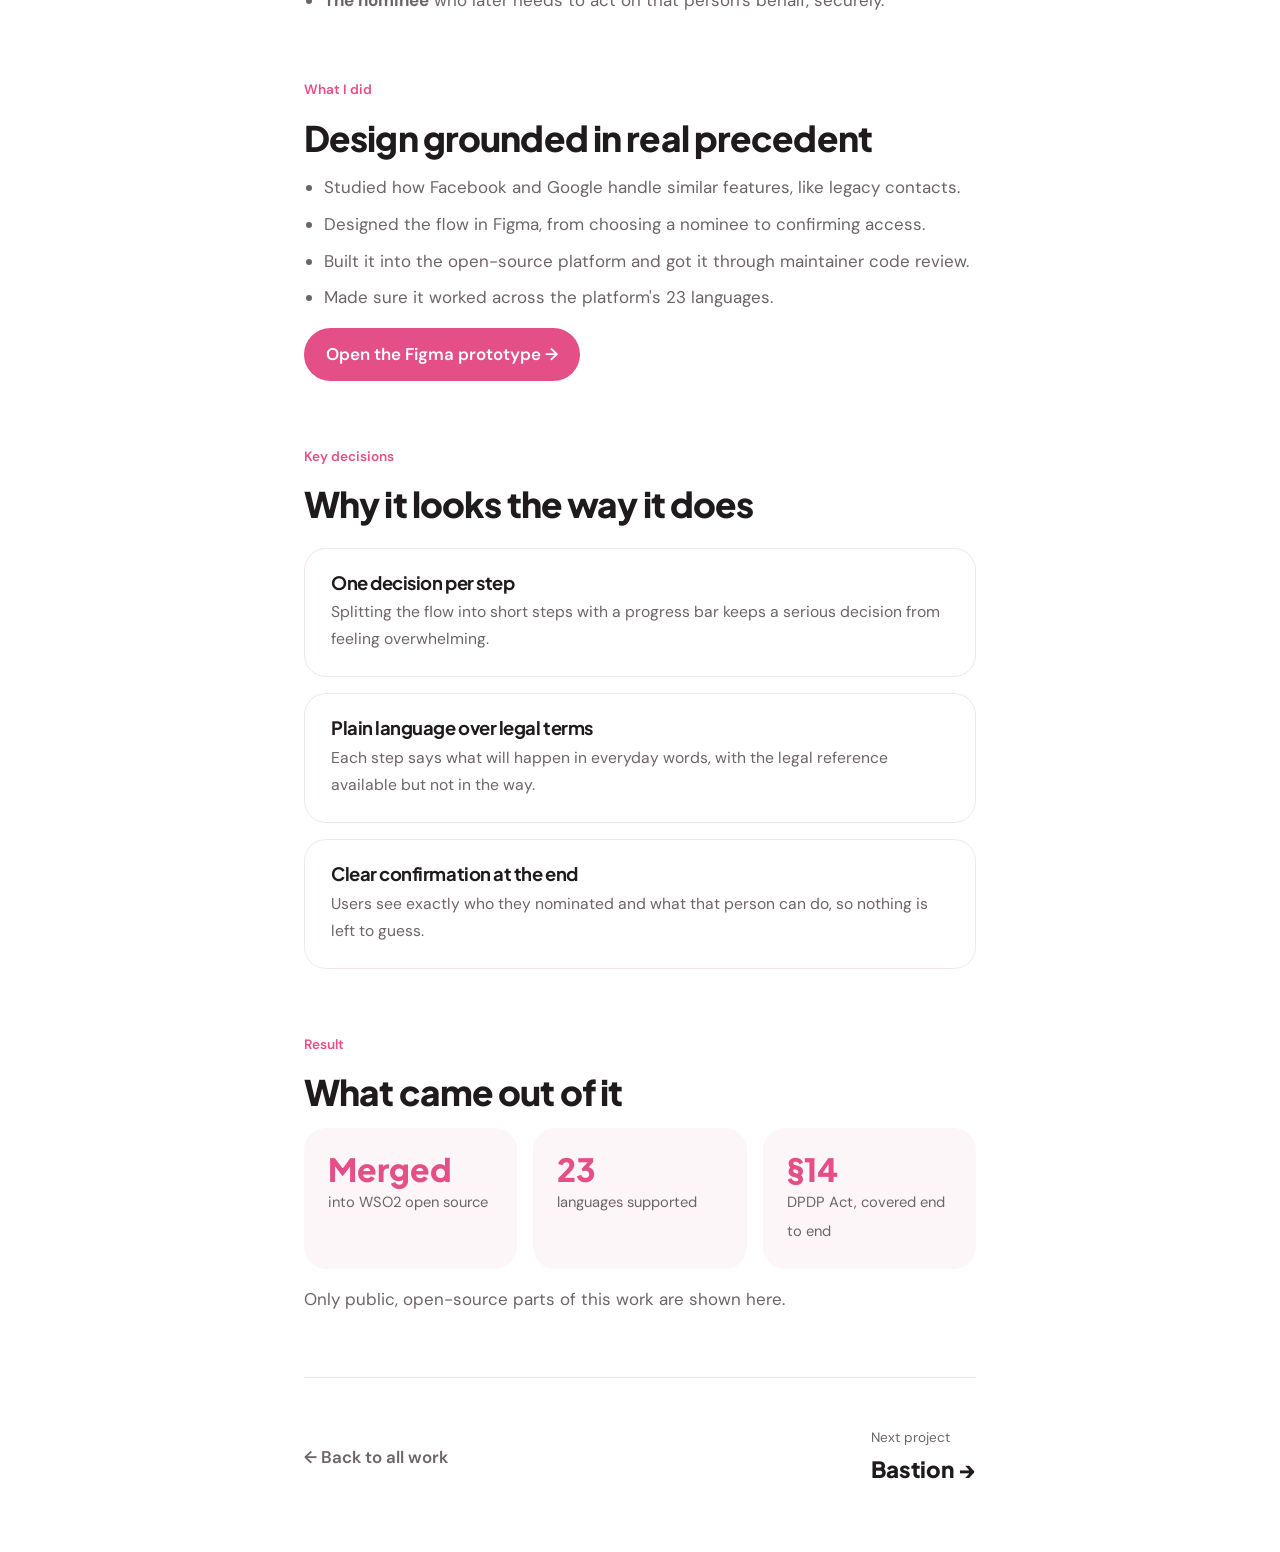
<file: work/nomination.html>
<!doctype html>
<html lang="en">
<head>
<meta charset="utf-8">
<meta name="viewport" content="width=device-width, initial-scale=1">
<title>Nomination flow | Lihini Edirisingha</title>
<meta name="description" content="Case study: a DPDP-compliant nomination flow for WSO2's open-source consent portal.">
<link rel="preconnect" href="https://fonts.googleapis.com">
<link rel="preconnect" href="https://fonts.gstatic.com" crossorigin>
<link href="https://fonts.googleapis.com/css2?family=Plus+Jakarta+Sans:wght@600;700;800&family=DM+Sans:opsz,wght@9..40,400;9..40,500;9..40,600&display=swap" rel="stylesheet">
<link rel="stylesheet" href="case.css">
</head>
<body>
<nav class="nav"><div class="wrap">
  <a href="../index.html" class="logo">Lihini<span>.</span></a>
  <a href="../index.html#work" class="back">← All work</a>
</div></nav>
<main>
<header class="wrap intro">
  <div class="chips"><span class="chip">Product UI</span><span class="chip">WSO2</span><span class="chip">Shipped</span></div>
  <h1>Choosing who manages your data</h1>
  <p class="lede">India's DPDP Act lets people nominate someone to manage their personal data if they die or can't act. I designed and built this flow for WSO2's open-source consent portal during my internship.</p>
  <div class="meta">
    <div><b>Role</b><span>Design and development</span></div><div><b>Tools</b><span>Figma, Go, PostgreSQL</span></div><div><b>Timeline</b><span>2026</span></div><div><b>Links</b><span><a href="https://www.figma.com/proto/5liOVHvy7W0Qbi6vWWBRcC/Consent-Portal-%E2%80%93-Nomination--DPDP-%C2%A714-?node-id=18-60413&amp;p=f&amp;viewport=352%2C25%2C0.02&amp;t=0MG81YnVOm1b5jh9-1&amp;scaling=min-zoom&amp;content-scaling=fixed&amp;starting-point-node-id=18%3A60413&amp;show-proto-sidebar=1&amp;page-id=0%3A1" target="_blank" rel="noopener">Figma prototype</a></span></div>
  </div>
</header>
<div class="wrap"><div class="cover"><video src="../videos/Consent-Portal-Nominations.mp4" controls muted playsinline preload="metadata" aria-label="Walkthrough of the nomination flow"></video></div></div>
<section class="narrow block"><span class="label">The problem</span><h2>A legal process most people have never heard of</h2><p>DPDP Act §14 gives people the right to nominate someone for their data. The law is clear, but the process is unfamiliar and a little uncomfortable to think about. The flow had to feel safe, explain itself, and work for people who are not technical.</p></section>
<section class="narrow block"><span class="label">Who it is for</span><h2>Two people in one flow</h2><ul><li><b>The user</b> choosing a nominee and deciding what they can do.</li><li><b>The nominee</b> who later needs to act on that person's behalf, securely.</li></ul></section>
<section class="narrow block"><span class="label">What I did</span><h2>Design grounded in real precedent</h2><ul><li>Studied how Facebook and Google handle similar features, like legacy contacts.</li><li>Designed the flow in Figma, from choosing a nominee to confirming access.</li><li>Built it into the open-source platform and got it through maintainer code review.</li><li>Made sure it worked across the platform's 23 languages.</li></ul>
<a class="proto" href="https://www.figma.com/proto/5liOVHvy7W0Qbi6vWWBRcC/Consent-Portal-%E2%80%93-Nomination--DPDP-%C2%A714-?node-id=18-60413&amp;p=f&amp;viewport=352%2C25%2C0.02&amp;t=0MG81YnVOm1b5jh9-1&amp;scaling=min-zoom&amp;content-scaling=fixed&amp;starting-point-node-id=18%3A60413&amp;show-proto-sidebar=1&amp;page-id=0%3A1" target="_blank" rel="noopener">Open the Figma prototype →</a></section>
<section class="narrow block"><span class="label">Key decisions</span><h2>Why it looks the way it does</h2>
<div class="decisions"><div class="decision"><h3>One decision per step</h3><p>Splitting the flow into short steps with a progress bar keeps a serious decision from feeling overwhelming.</p></div><div class="decision"><h3>Plain language over legal terms</h3><p>Each step says what will happen in everyday words, with the legal reference available but not in the way.</p></div><div class="decision"><h3>Clear confirmation at the end</h3><p>Users see exactly who they nominated and what that person can do, so nothing is left to guess.</p></div></div>
</section>
<section class="narrow block"><span class="label">Result</span><h2>What came out of it</h2>
<div class="results"><div class="result"><b>Merged</b><span>into WSO2 open source</span></div><div class="result"><b>23</b><span>languages supported</span></div><div class="result"><b>§14</b><span>DPDP Act, covered end to end</span></div></div>
<p>Only public, open-source parts of this work are shown here.</p>
</section>
<div class="narrow"><div class="next">
  <a href="../index.html#work" class="back">← Back to all work</a>
  <a href="bastion.html"><small>Next project</small><span class="go">Bastion →</span></a>
</div></div>

</main>
</body>
</html>
</file>
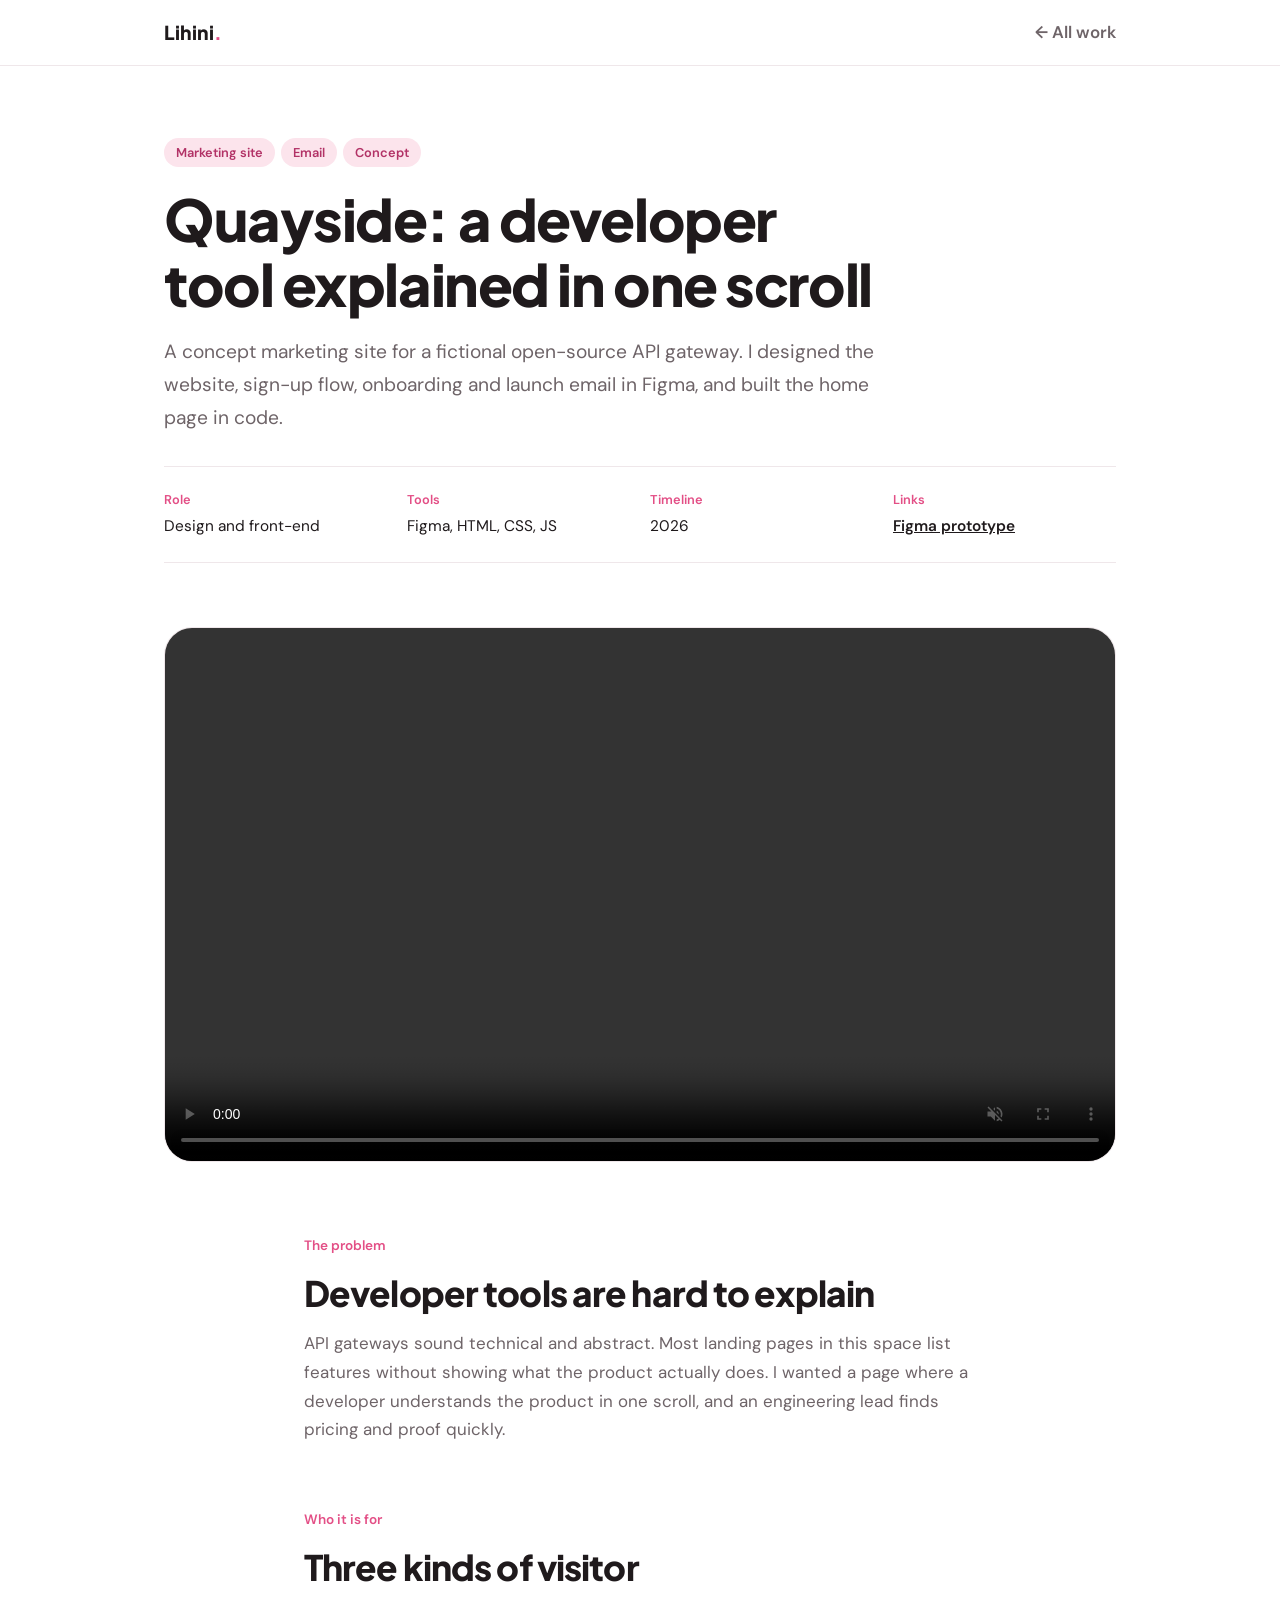
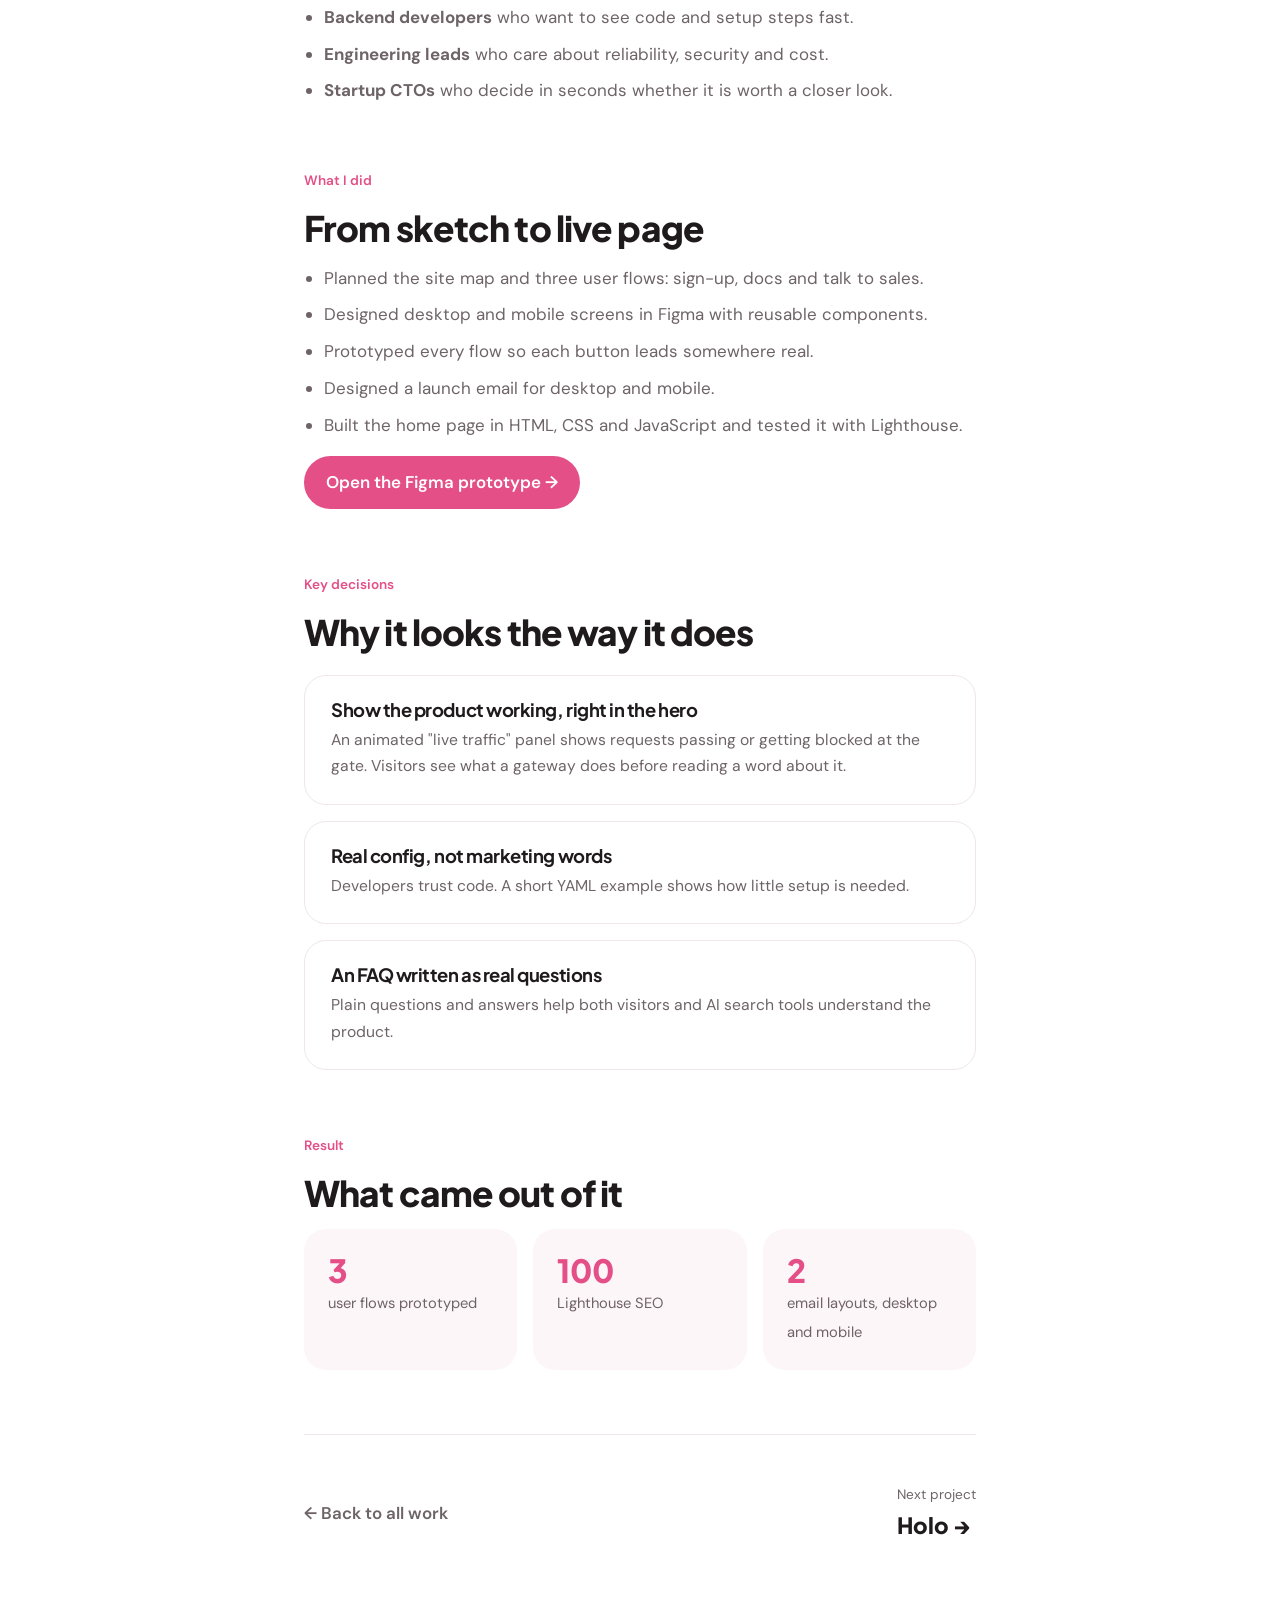
<file: work/quayside.html>
<!doctype html>
<html lang="en">
<head>
<meta charset="utf-8">
<meta name="viewport" content="width=device-width, initial-scale=1">
<title>Quayside | Lihini Edirisingha</title>
<meta name="description" content="Case study: marketing site, sign-up flow and email for Quayside, a fictional API gateway.">
<link rel="preconnect" href="https://fonts.googleapis.com">
<link rel="preconnect" href="https://fonts.gstatic.com" crossorigin>
<link href="https://fonts.googleapis.com/css2?family=Plus+Jakarta+Sans:wght@600;700;800&family=DM+Sans:opsz,wght@9..40,400;9..40,500;9..40,600&display=swap" rel="stylesheet">
<link rel="stylesheet" href="case.css">
</head>
<body>
<nav class="nav"><div class="wrap">
  <a href="../index.html" class="logo">Lihini<span>.</span></a>
  <a href="../index.html#work" class="back">← All work</a>
</div></nav>
<main>
<header class="wrap intro">
  <div class="chips"><span class="chip">Marketing site</span><span class="chip">Email</span><span class="chip">Concept</span></div>
  <h1>Quayside: a developer tool explained in one scroll</h1>
  <p class="lede">A concept marketing site for a fictional open-source API gateway. I designed the website, sign-up flow, onboarding and launch email in Figma, and built the home page in code.</p>
  <div class="meta">
    <div><b>Role</b><span>Design and front-end</span></div><div><b>Tools</b><span>Figma, HTML, CSS, JS</span></div><div><b>Timeline</b><span>2026</span></div><div><b>Links</b><span><a href="https://www.figma.com/proto/r9SN1vFEXNpGMEDaUYcz1g/Quayside-Marketing-site---email--concept-?node-id=49-25011&amp;p=f&amp;viewport=320%2C-13955%2C0.23&amp;t=yVh6L0WatwJhZ75O-1&amp;scaling=min-zoom&amp;content-scaling=fixed&amp;starting-point-node-id=49%3A25011&amp;show-proto-sidebar=1&amp;page-id=0%3A1" target="_blank" rel="noopener">Figma prototype</a></span></div>
  </div>
</header>
<div class="wrap"><div class="cover"><video src="../videos/bastion-preview.mp4" controls muted playsinline preload="metadata" aria-label="Walkthrough of the Quayside site"></video></div></div>
<section class="narrow block"><span class="label">The problem</span><h2>Developer tools are hard to explain</h2><p>API gateways sound technical and abstract. Most landing pages in this space list features without showing what the product actually does. I wanted a page where a developer understands the product in one scroll, and an engineering lead finds pricing and proof quickly.</p></section>
<section class="narrow block"><span class="label">Who it is for</span><h2>Three kinds of visitor</h2><ul><li><b>Backend developers</b> who want to see code and setup steps fast.</li><li><b>Engineering leads</b> who care about reliability, security and cost.</li><li><b>Startup CTOs</b> who decide in seconds whether it is worth a closer look.</li></ul></section>
<section class="narrow block"><span class="label">What I did</span><h2>From sketch to live page</h2><ul><li>Planned the site map and three user flows: sign-up, docs and talk to sales.</li><li>Designed desktop and mobile screens in Figma with reusable components.</li><li>Prototyped every flow so each button leads somewhere real.</li><li>Designed a launch email for desktop and mobile.</li><li>Built the home page in HTML, CSS and JavaScript and tested it with Lighthouse.</li></ul>
<a class="proto" href="https://www.figma.com/proto/r9SN1vFEXNpGMEDaUYcz1g/Quayside-Marketing-site---email--concept-?node-id=49-25011&amp;p=f&amp;viewport=320%2C-13955%2C0.23&amp;t=yVh6L0WatwJhZ75O-1&amp;scaling=min-zoom&amp;content-scaling=fixed&amp;starting-point-node-id=49%3A25011&amp;show-proto-sidebar=1&amp;page-id=0%3A1" target="_blank" rel="noopener">Open the Figma prototype →</a></section>
<section class="narrow block"><span class="label">Key decisions</span><h2>Why it looks the way it does</h2>
<div class="decisions"><div class="decision"><h3>Show the product working, right in the hero</h3><p>An animated "live traffic" panel shows requests passing or getting blocked at the gate. Visitors see what a gateway does before reading a word about it.</p></div><div class="decision"><h3>Real config, not marketing words</h3><p>Developers trust code. A short YAML example shows how little setup is needed.</p></div><div class="decision"><h3>An FAQ written as real questions</h3><p>Plain questions and answers help both visitors and AI search tools understand the product.</p></div></div>
</section>
<section class="narrow block"><span class="label">Result</span><h2>What came out of it</h2>
<div class="results"><div class="result"><b>3</b><span>user flows prototyped</span></div><div class="result"><b>100</b><span>Lighthouse SEO</span></div><div class="result"><b>2</b><span>email layouts, desktop and mobile</span></div></div>
</section>
<div class="narrow"><div class="next">
  <a href="../index.html#work" class="back">← Back to all work</a>
  <a href="holo.html"><small>Next project</small><span class="go">Holo →</span></a>
</div></div>

</main>
</body>
</html>
</file>
<file: work/case.css>
:root {
  color-scheme: light;
  --bg: #FFFFFF; --soft: #FDF6F8; --pink: #E34F86; --pink-light: #FCE4EC;
  --ink: #1F1A1C; --muted: #6E6468; --line: #EFE7EA;
  --font-display: "Plus Jakarta Sans", "Helvetica Neue", Arial, sans-serif;
  --font-body: "DM Sans", "Helvetica Neue", Arial, sans-serif;
}
* { box-sizing: border-box; }
body { margin: 0; background: var(--bg); color: var(--ink); font-family: var(--font-body); font-size: 1.06rem; line-height: 1.7; -webkit-font-smoothing: antialiased; }
img { max-width: 100%; display: block; }
a { color: inherit; }
:focus-visible { outline: 3px solid var(--pink); outline-offset: 3px; border-radius: 8px; }
h1, h2, h3 { font-family: var(--font-display); letter-spacing: -0.025em; line-height: 1.12; margin: 0; text-wrap: balance; }
p { margin: 0; }
.wrap { max-width: 1000px; margin: 0 auto; padding-inline: 24px; }
.narrow { max-width: 720px; margin: 0 auto; padding-inline: 24px; }

.nav { position: sticky; top: 0; z-index: 10; background: rgba(255,255,255,.92); backdrop-filter: blur(12px); -webkit-backdrop-filter: blur(12px); border-bottom: 1px solid var(--line); }
.nav .wrap { display: flex; justify-content: space-between; align-items: center; padding-block: 16px; gap: 16px; }
.logo { font-family: var(--font-display); font-weight: 800; font-size: 1.2rem; text-decoration: none; }
.logo span { color: var(--pink); }
.back { text-decoration: none; font-weight: 600; color: var(--muted); }
.back:hover { color: var(--pink); }

.intro { padding-block: 72px 40px; display: grid; gap: 20px; }
.chips { display: flex; flex-wrap: wrap; gap: 6px; }
.chip { font-size: .8rem; font-weight: 600; padding: 4px 12px; border-radius: 999px; background: var(--pink-light); color: #B23266; }
.intro h1 { font-size: clamp(2.2rem, 5vw, 3.6rem); font-weight: 800; }
.intro .lede { font-size: 1.2rem; color: var(--muted); max-width: 56ch; }

.meta { display: grid; grid-template-columns: repeat(4, 1fr); gap: 20px; border-block: 1px solid var(--line); padding-block: 22px; margin-top: 12px; }
.meta div { min-width: 0; }
.meta b { display: block; font-size: .8rem; font-weight: 600; color: var(--pink); }
.meta span { font-size: .96rem; }
.meta a { font-weight: 600; }

.cover { margin-block: 24px 72px; background: var(--soft); border: 1px solid var(--line); border-radius: 28px; aspect-ratio: 16 / 9; position: relative; overflow: hidden; display: grid; place-items: center; color: var(--muted); font-size: .9rem; }
.cover img { position: absolute; inset: 0; width: 100%; height: 100%; object-fit: cover; }
.cover video { position: absolute; inset: 0; width: 100%; height: 100%; object-fit: contain; background: var(--soft); }
.proto { display: inline-flex; align-items: center; gap: 8px; justify-self: start; padding: 12px 22px; border-radius: 999px; background: var(--pink); color: #fff; font-weight: 600; text-decoration: none; }
.proto:hover { background: #C93A70; }

.block { padding-block: 0 64px; display: grid; gap: 16px; }
.label { font-size: .85rem; font-weight: 600; color: var(--pink); }
.block h2 { font-size: clamp(1.6rem, 3.4vw, 2.2rem); font-weight: 800; }
.block p { color: var(--muted); }
.block ul { margin: 0; padding-left: 20px; color: var(--muted); display: grid; gap: 8px; }

.decisions { display: grid; gap: 16px; margin-top: 8px; }
.decision { border: 1px solid var(--line); border-radius: 22px; padding: 24px 26px; display: grid; gap: 6px; }
.decision h3 { font-size: 1.15rem; font-weight: 700; }
.decision p { font-size: .98rem; }

.figure { margin-block: 8px 0; background: var(--soft); border: 1px solid var(--line); border-radius: 22px; aspect-ratio: 16 / 10; position: relative; overflow: hidden; display: grid; place-items: center; color: var(--muted); font-size: .9rem; }
.figure img { position: absolute; inset: 0; width: 100%; height: 100%; object-fit: cover; }

.results { display: grid; grid-template-columns: repeat(3, 1fr); gap: 16px; }
.result { background: var(--soft); border-radius: 22px; padding: 24px; }
.result b { display: block; font-family: var(--font-display); font-size: 2rem; font-weight: 800; color: var(--pink); line-height: 1.1; }
.result span { font-size: .92rem; color: var(--muted); }

.next { border-top: 1px solid var(--line); padding-block: 48px 64px; display: flex; justify-content: space-between; align-items: center; flex-wrap: wrap; gap: 16px; }
.next a { text-decoration: none; }
.next .go { font-family: var(--font-display); font-weight: 800; font-size: 1.4rem; }
.next .go:hover { color: var(--pink); }
.next small { display: block; color: var(--muted); font-size: .85rem; }

@media (max-width: 760px) {
  .meta { grid-template-columns: 1fr 1fr; }
  .results { grid-template-columns: 1fr; }
}
@media (max-width: 480px) {
  .wrap, .narrow { padding-inline: 16px; }
  .intro { padding-block: 48px 24px; }
}
</file>
